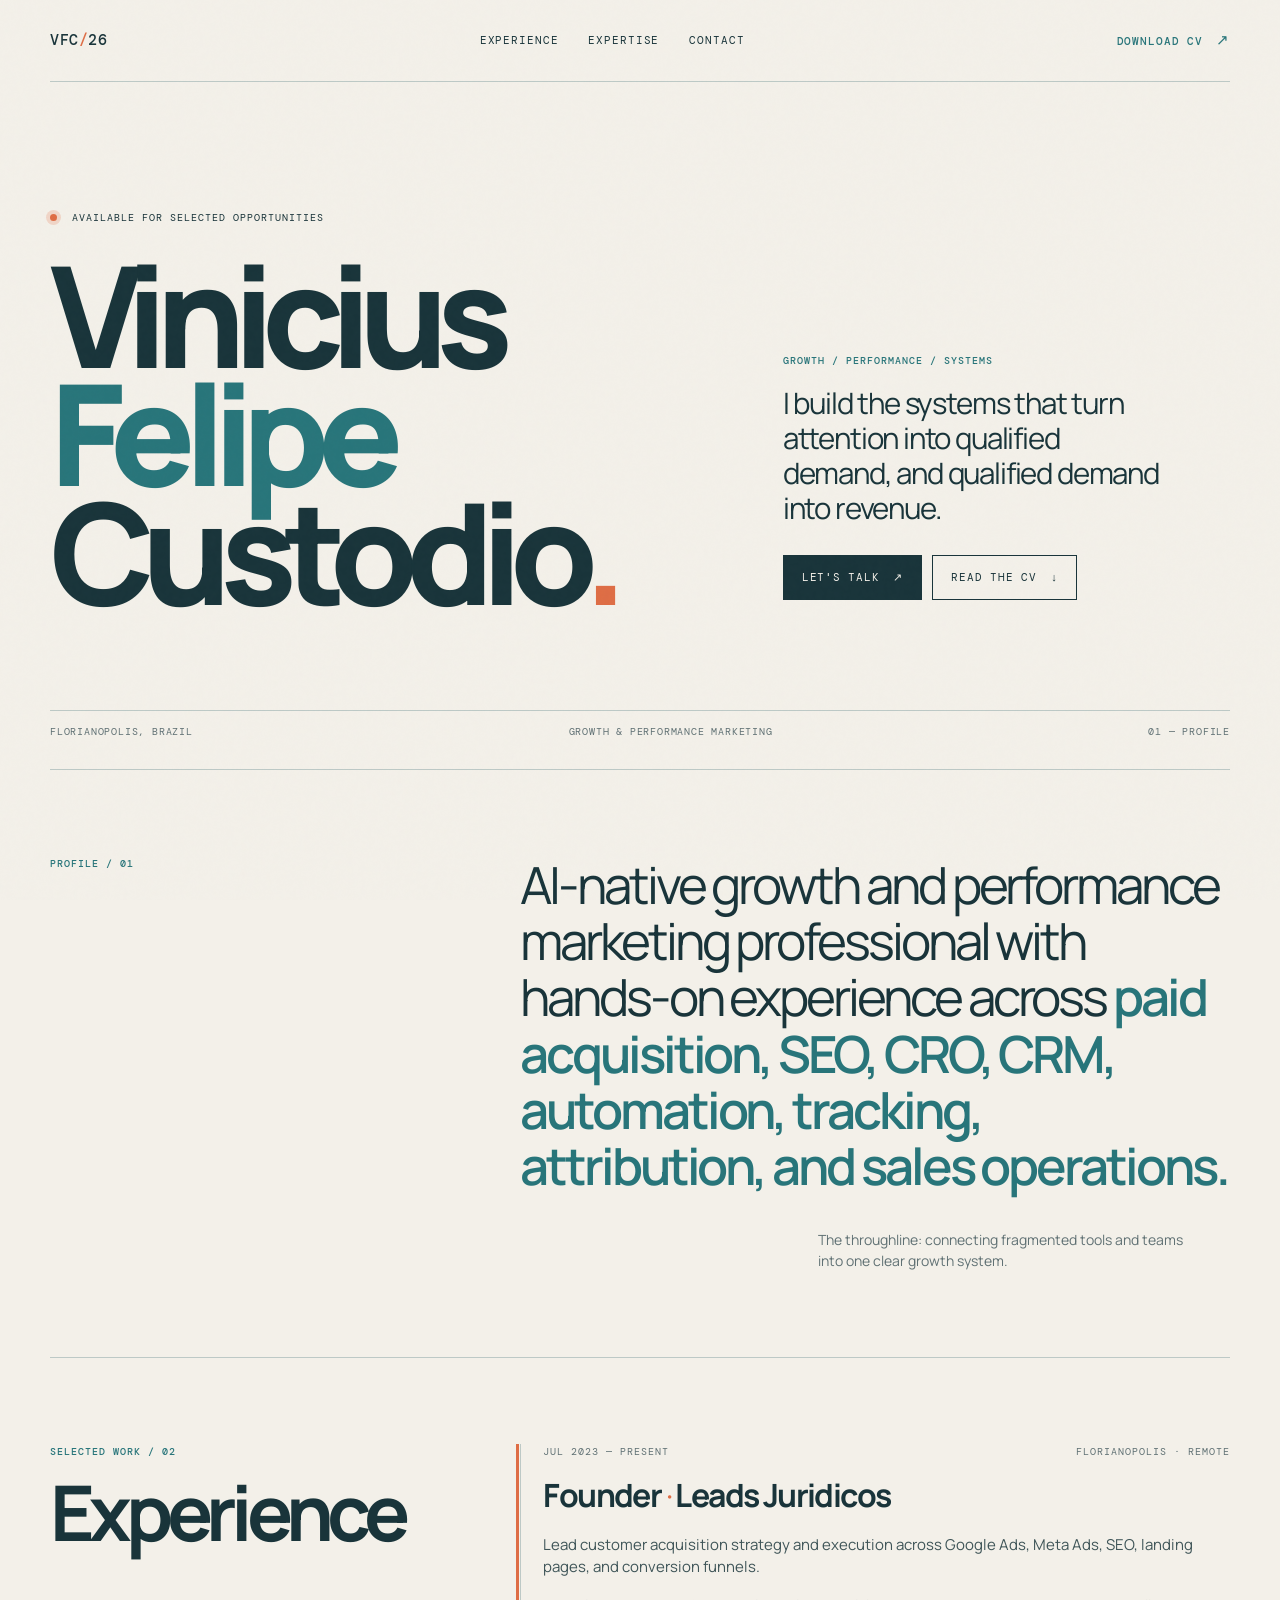
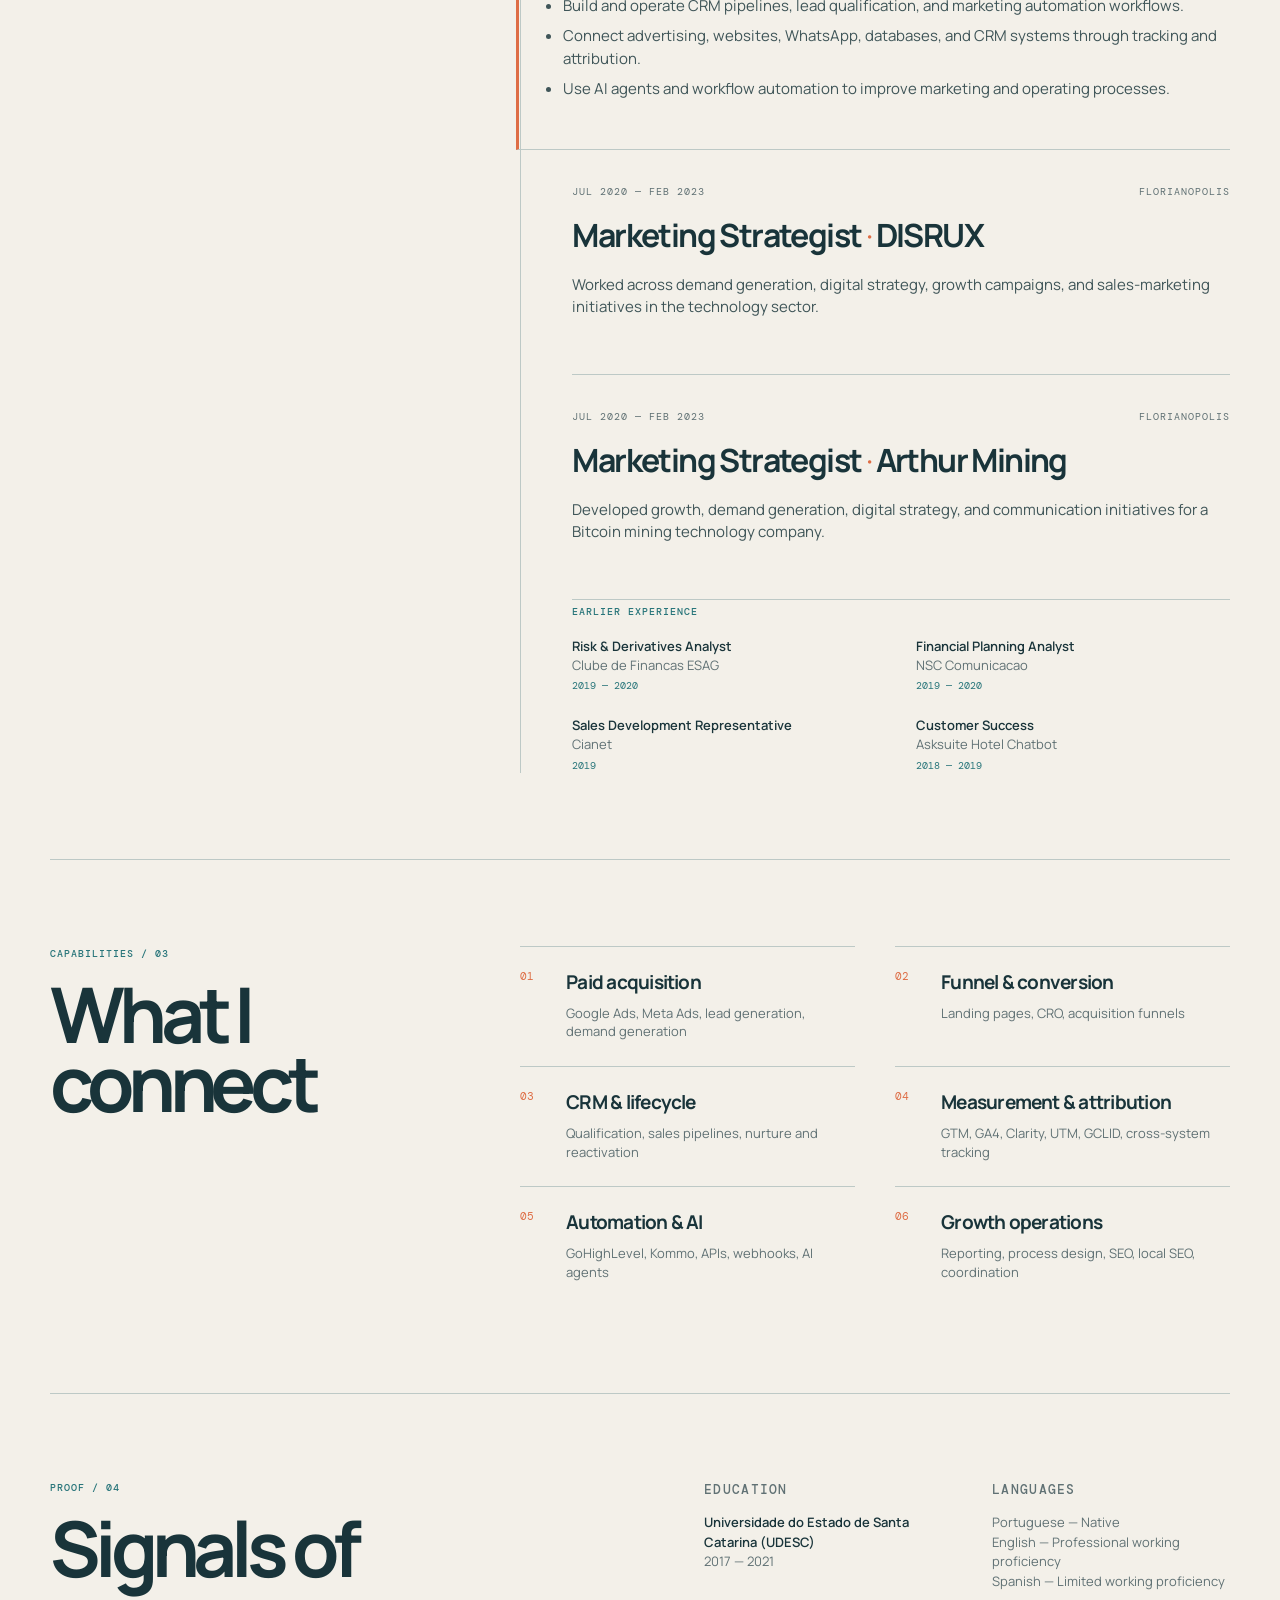
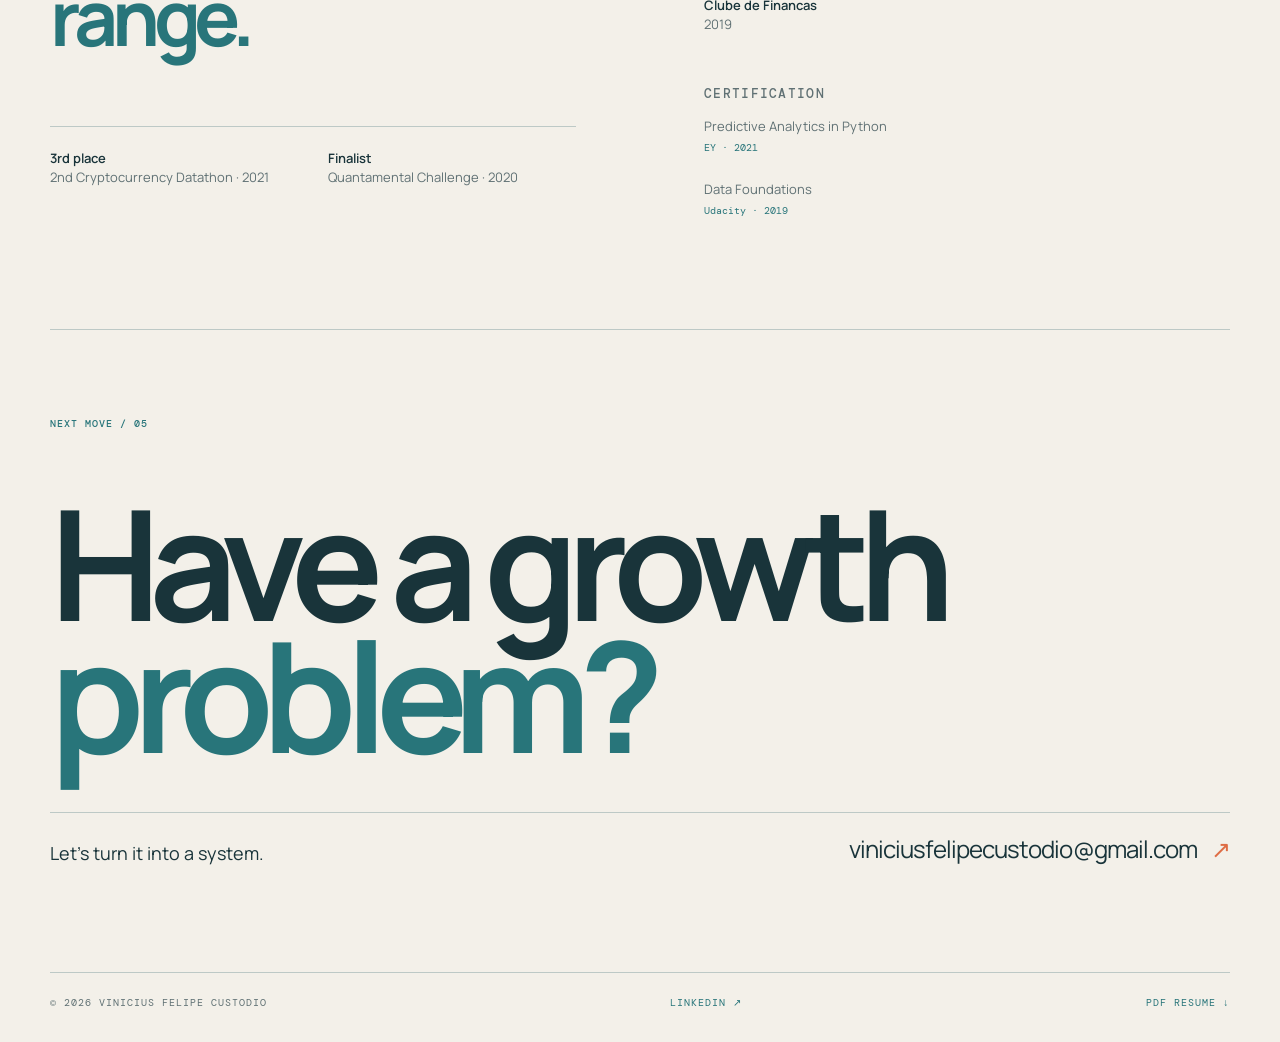
<file: index.html>
<!doctype html>
<html lang="en">
  <head>
    <meta charset="utf-8" />
    <meta name="viewport" content="width=device-width, initial-scale=1" />
    <meta name="description" content="Vinicius Felipe Custodio — Growth and Performance Marketing professional." />
    <meta name="theme-color" content="#f3f0e9" />
    <title>Vinicius Felipe Custodio — Growth & Performance Marketing</title>
    <link rel="preconnect" href="https://fonts.googleapis.com" />
    <link rel="preconnect" href="https://fonts.gstatic.com" crossorigin />
    <link href="https://fonts.googleapis.com/css2?family=DM+Mono:wght@400;500&family=Manrope:wght@400;500;600;700;800&display=swap" rel="stylesheet" />
    <link rel="stylesheet" href="styles.css" />
  </head>
  <body>
    <div class="grain" aria-hidden="true"></div>
    <header class="site-header">
      <a class="wordmark" href="#top" aria-label="Back to top">VFC<span>/</span>26</a>
      <nav aria-label="Primary navigation">
        <a href="#experience">Experience</a>
        <a href="#expertise">Expertise</a>
        <a href="#contact">Contact</a>
      </nav>
      <a class="header-link" href="assets/vinicius-custodio-resume.pdf" download>Download CV <span>↗</span></a>
    </header>

    <main id="top">
      <section class="hero" aria-labelledby="intro-title">
        <div class="hero-kicker"><span class="status-dot"></span> Available for selected opportunities</div>
        <div class="hero-grid">
          <h1 id="intro-title">Vinicius<br /><em>Felipe</em><br />Custodio<span class="period">.</span></h1>
          <div class="hero-aside">
            <p class="eyebrow">Growth / Performance / Systems</p>
            <p class="lede">I build the systems that turn attention into qualified demand, and qualified demand into revenue.</p>
            <div class="hero-actions">
              <a class="button button-dark" href="mailto:viniciusfelipecustodio@gmail.com">Let's talk <span>↗</span></a>
              <a class="button button-light" href="assets/vinicius-custodio-resume.pdf" download>Read the CV <span>↓</span></a>
            </div>
          </div>
        </div>
        <div class="hero-footer">
          <span>Florianopolis, Brazil</span>
          <span>Growth &amp; Performance Marketing</span>
          <span>01 — Profile</span>
        </div>
      </section>

      <section class="statement section-rule" aria-label="Profile summary">
        <p class="section-label">Profile / 01</p>
        <div class="statement-copy">
          <p>AI-native growth and performance marketing professional with hands-on experience across <strong>paid acquisition, SEO, CRO, CRM, automation, tracking, attribution, and sales operations.</strong></p>
          <p class="statement-note">The throughline: connecting fragmented tools and teams into one clear growth system.</p>
        </div>
      </section>

      <section class="experience section-rule" id="experience" aria-labelledby="experience-title">
        <div class="section-heading">
          <p class="section-label">Selected work / 02</p>
          <h2 id="experience-title">Experience</h2>
        </div>
        <div class="timeline">
          <article class="role role-featured">
            <div class="role-meta"><span>Jul 2023 — Present</span><span>Florianopolis · Remote</span></div>
            <h3>Founder <span>·</span> Leads Juridicos</h3>
            <p>Lead customer acquisition strategy and execution across Google Ads, Meta Ads, SEO, landing pages, and conversion funnels.</p>
            <ul>
              <li>Build and operate CRM pipelines, lead qualification, and marketing automation workflows.</li>
              <li>Connect advertising, websites, WhatsApp, databases, and CRM systems through tracking and attribution.</li>
              <li>Use AI agents and workflow automation to improve marketing and operating processes.</li>
            </ul>
          </article>
          <article class="role">
            <div class="role-meta"><span>Jul 2020 — Feb 2023</span><span>Florianopolis</span></div>
            <h3>Marketing Strategist <span>·</span> DISRUX</h3>
            <p>Worked across demand generation, digital strategy, growth campaigns, and sales-marketing initiatives in the technology sector.</p>
          </article>
          <article class="role">
            <div class="role-meta"><span>Jul 2020 — Feb 2023</span><span>Florianopolis</span></div>
            <h3>Marketing Strategist <span>·</span> Arthur Mining</h3>
            <p>Developed growth, demand generation, digital strategy, and communication initiatives for a Bitcoin mining technology company.</p>
          </article>
          <div class="earlier">
            <p class="eyebrow">Earlier experience</p>
            <div class="earlier-grid">
              <p><strong>Risk &amp; Derivatives Analyst</strong><br />Clube de Financas ESAG <small>2019 — 2020</small></p>
              <p><strong>Financial Planning Analyst</strong><br />NSC Comunicacao <small>2019 — 2020</small></p>
              <p><strong>Sales Development Representative</strong><br />Cianet <small>2019</small></p>
              <p><strong>Customer Success</strong><br />Asksuite Hotel Chatbot <small>2018 — 2019</small></p>
            </div>
          </div>
        </div>
      </section>

      <section class="split-section section-rule" id="expertise">
        <div class="section-heading">
          <p class="section-label">Capabilities / 03</p>
          <h2>What I connect</h2>
        </div>
        <div class="expertise-list">
          <div class="expertise-item"><span>01</span><div><h3>Paid acquisition</h3><p>Google Ads, Meta Ads, lead generation, demand generation</p></div></div>
          <div class="expertise-item"><span>02</span><div><h3>Funnel &amp; conversion</h3><p>Landing pages, CRO, acquisition funnels</p></div></div>
          <div class="expertise-item"><span>03</span><div><h3>CRM &amp; lifecycle</h3><p>Qualification, sales pipelines, nurture and reactivation</p></div></div>
          <div class="expertise-item"><span>04</span><div><h3>Measurement &amp; attribution</h3><p>GTM, GA4, Clarity, UTM, GCLID, cross-system tracking</p></div></div>
          <div class="expertise-item"><span>05</span><div><h3>Automation &amp; AI</h3><p>GoHighLevel, Kommo, APIs, webhooks, AI agents</p></div></div>
          <div class="expertise-item"><span>06</span><div><h3>Growth operations</h3><p>Reporting, process design, SEO, local SEO, coordination</p></div></div>
        </div>
      </section>

      <section class="bottom-grid section-rule">
        <div>
          <p class="section-label">Proof / 04</p>
          <h2>Signals of<br /><em>range.</em></h2>
          <div class="achievements">
            <p><strong>3rd place</strong><br />2nd Cryptocurrency Datathon · 2021</p>
            <p><strong>Finalist</strong><br />Quantamental Challenge · 2020</p>
          </div>
        </div>
        <div class="details">
          <div><p class="eyebrow">Education</p><p><strong>Universidade do Estado de Santa Catarina (UDESC)</strong><br />2017 — 2021</p><p><strong>Clube de Financas</strong><br />2019</p></div>
          <div><p class="eyebrow">Languages</p><p>Portuguese — Native<br />English — Professional working proficiency<br />Spanish — Limited working proficiency</p></div>
          <div><p class="eyebrow">Certification</p><p>Predictive Analytics in Python<br /><small>EY · 2021</small></p><p>Data Foundations<br /><small>Udacity · 2019</small></p></div>
        </div>
      </section>

      <section class="contact section-rule" id="contact" aria-labelledby="contact-title">
        <p class="section-label">Next move / 05</p>
        <h2 id="contact-title">Have a growth<br /><em>problem?</em></h2>
        <div class="contact-row"><p>Let's turn it into a system.</p><a class="contact-email" href="mailto:viniciusfelipecustodio@gmail.com">viniciusfelipecustodio@gmail.com <span>↗</span></a></div>
      </section>
    </main>

    <footer class="site-footer"><span>© 2026 Vinicius Felipe Custodio</span><a href="https://www.linkedin.com" target="_blank" rel="noreferrer">LinkedIn ↗</a><a href="assets/vinicius-custodio-resume.pdf" download>PDF resume ↓</a></footer>
  </body>
</html>
</file>
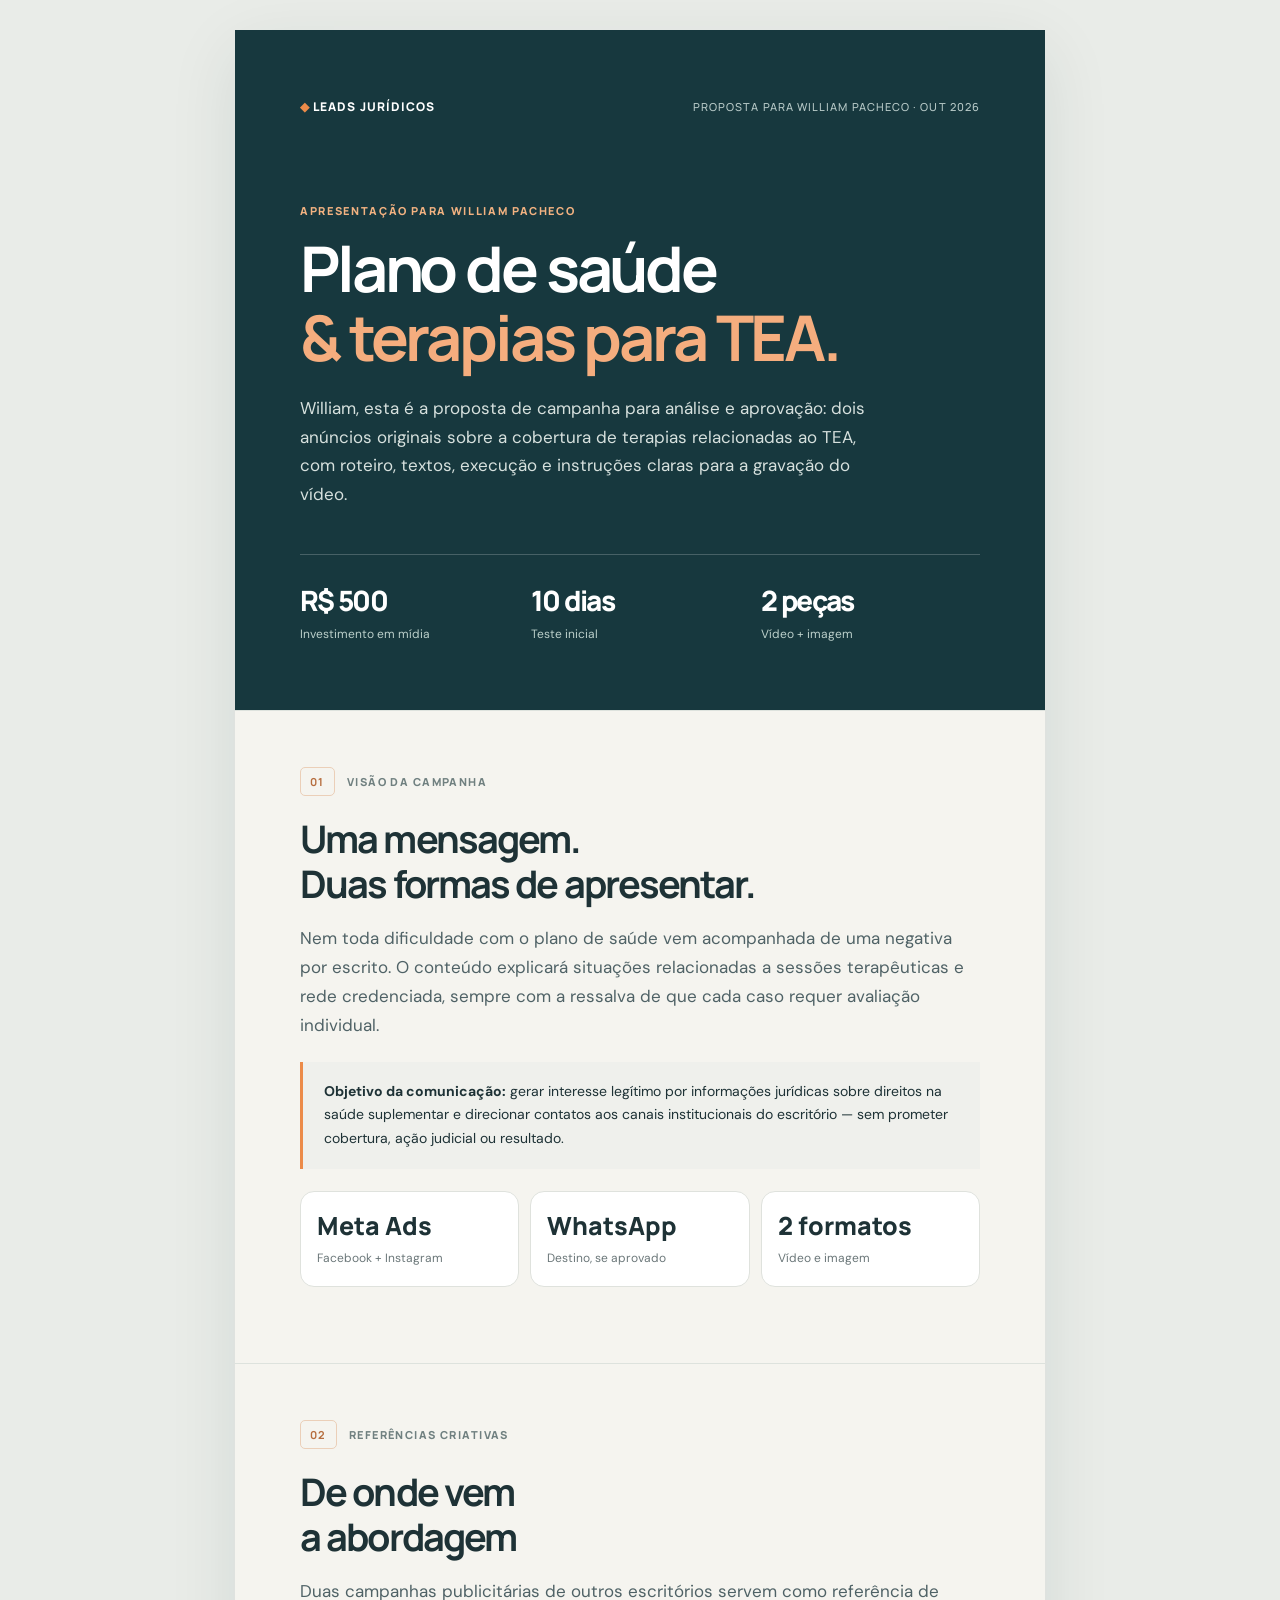
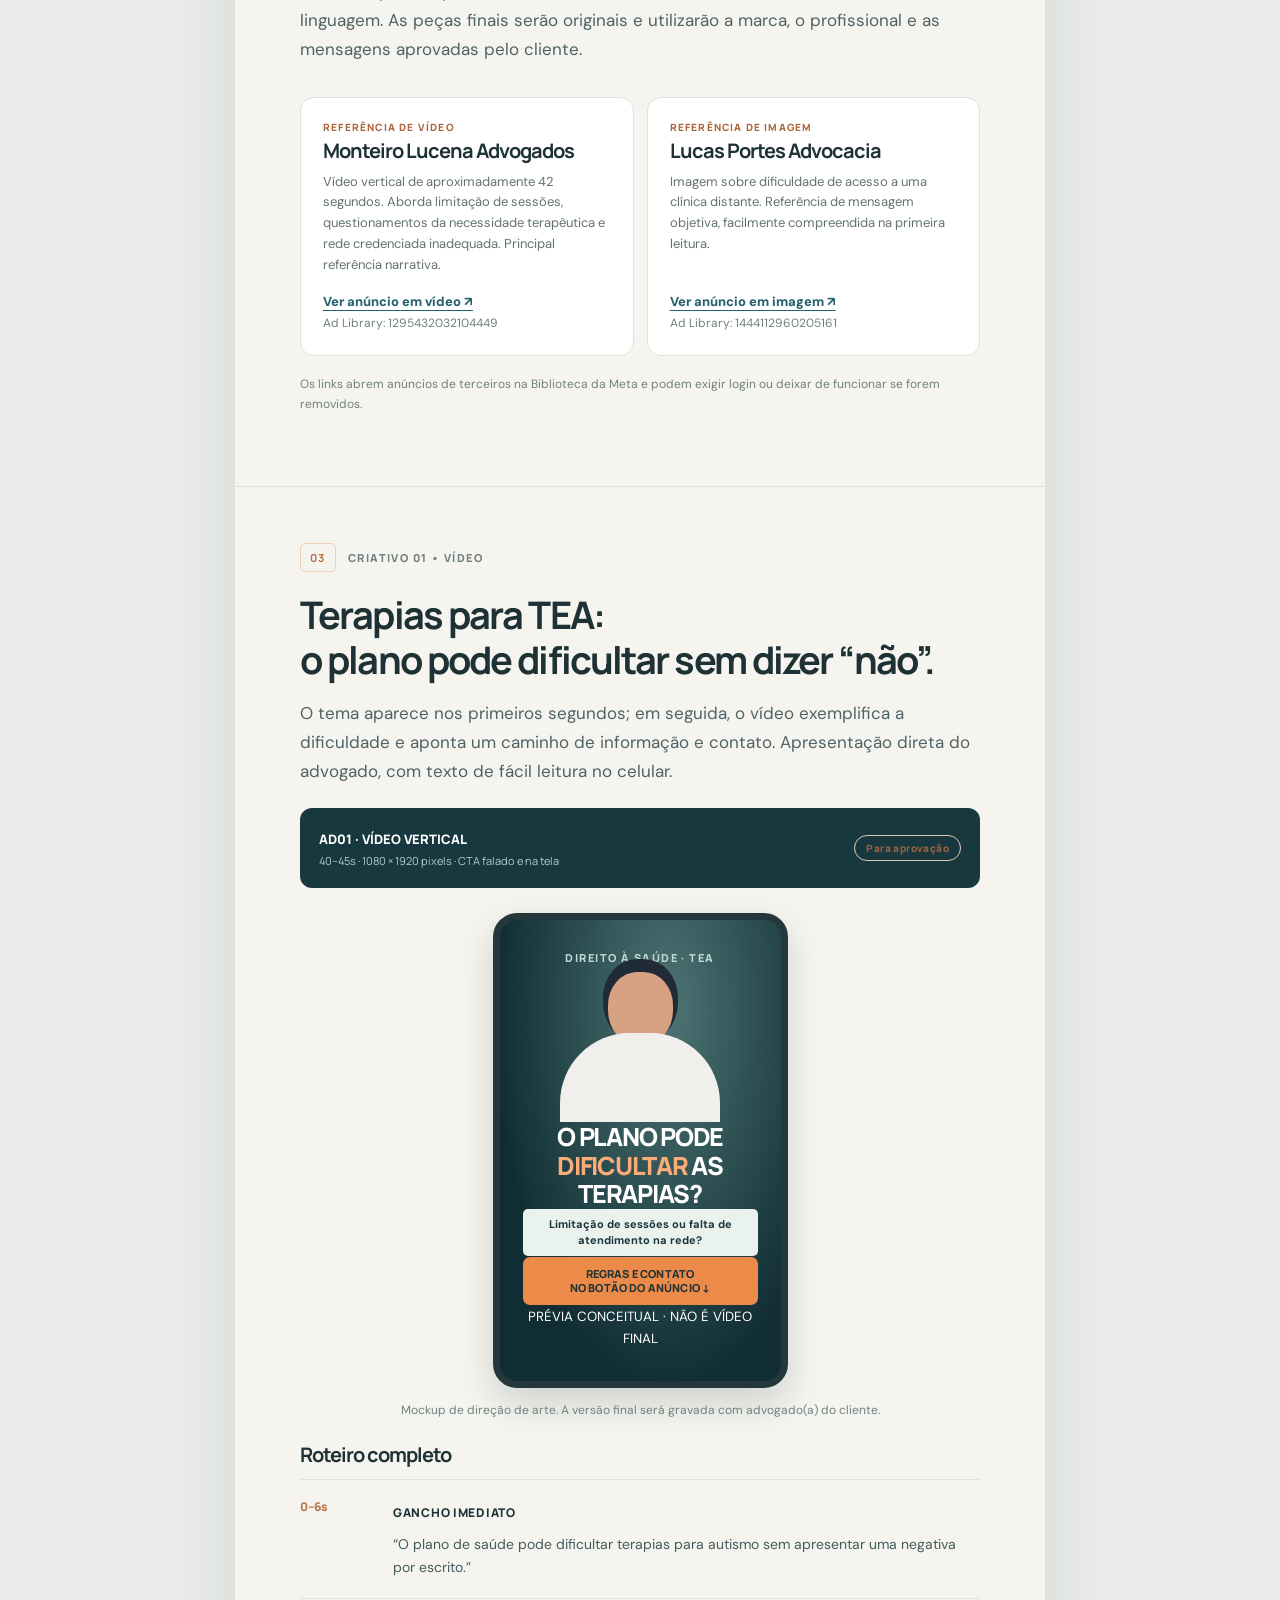
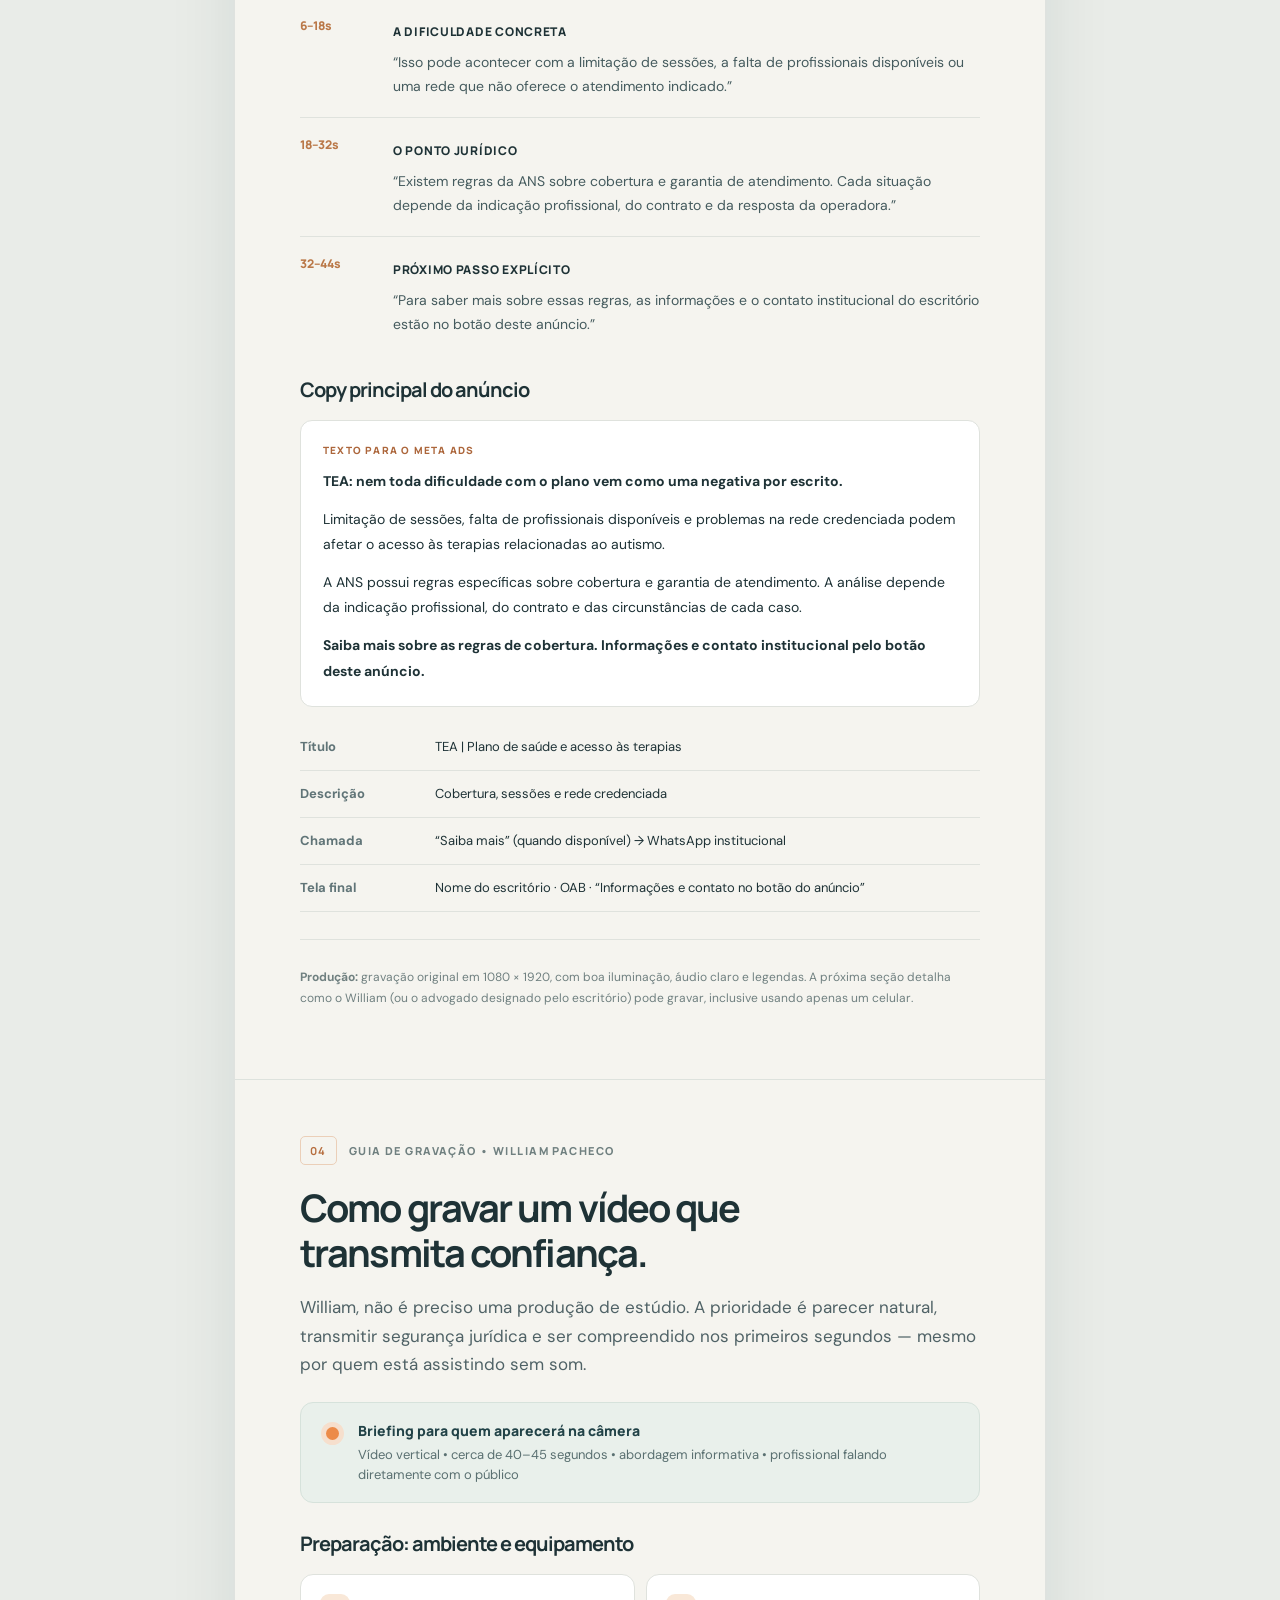
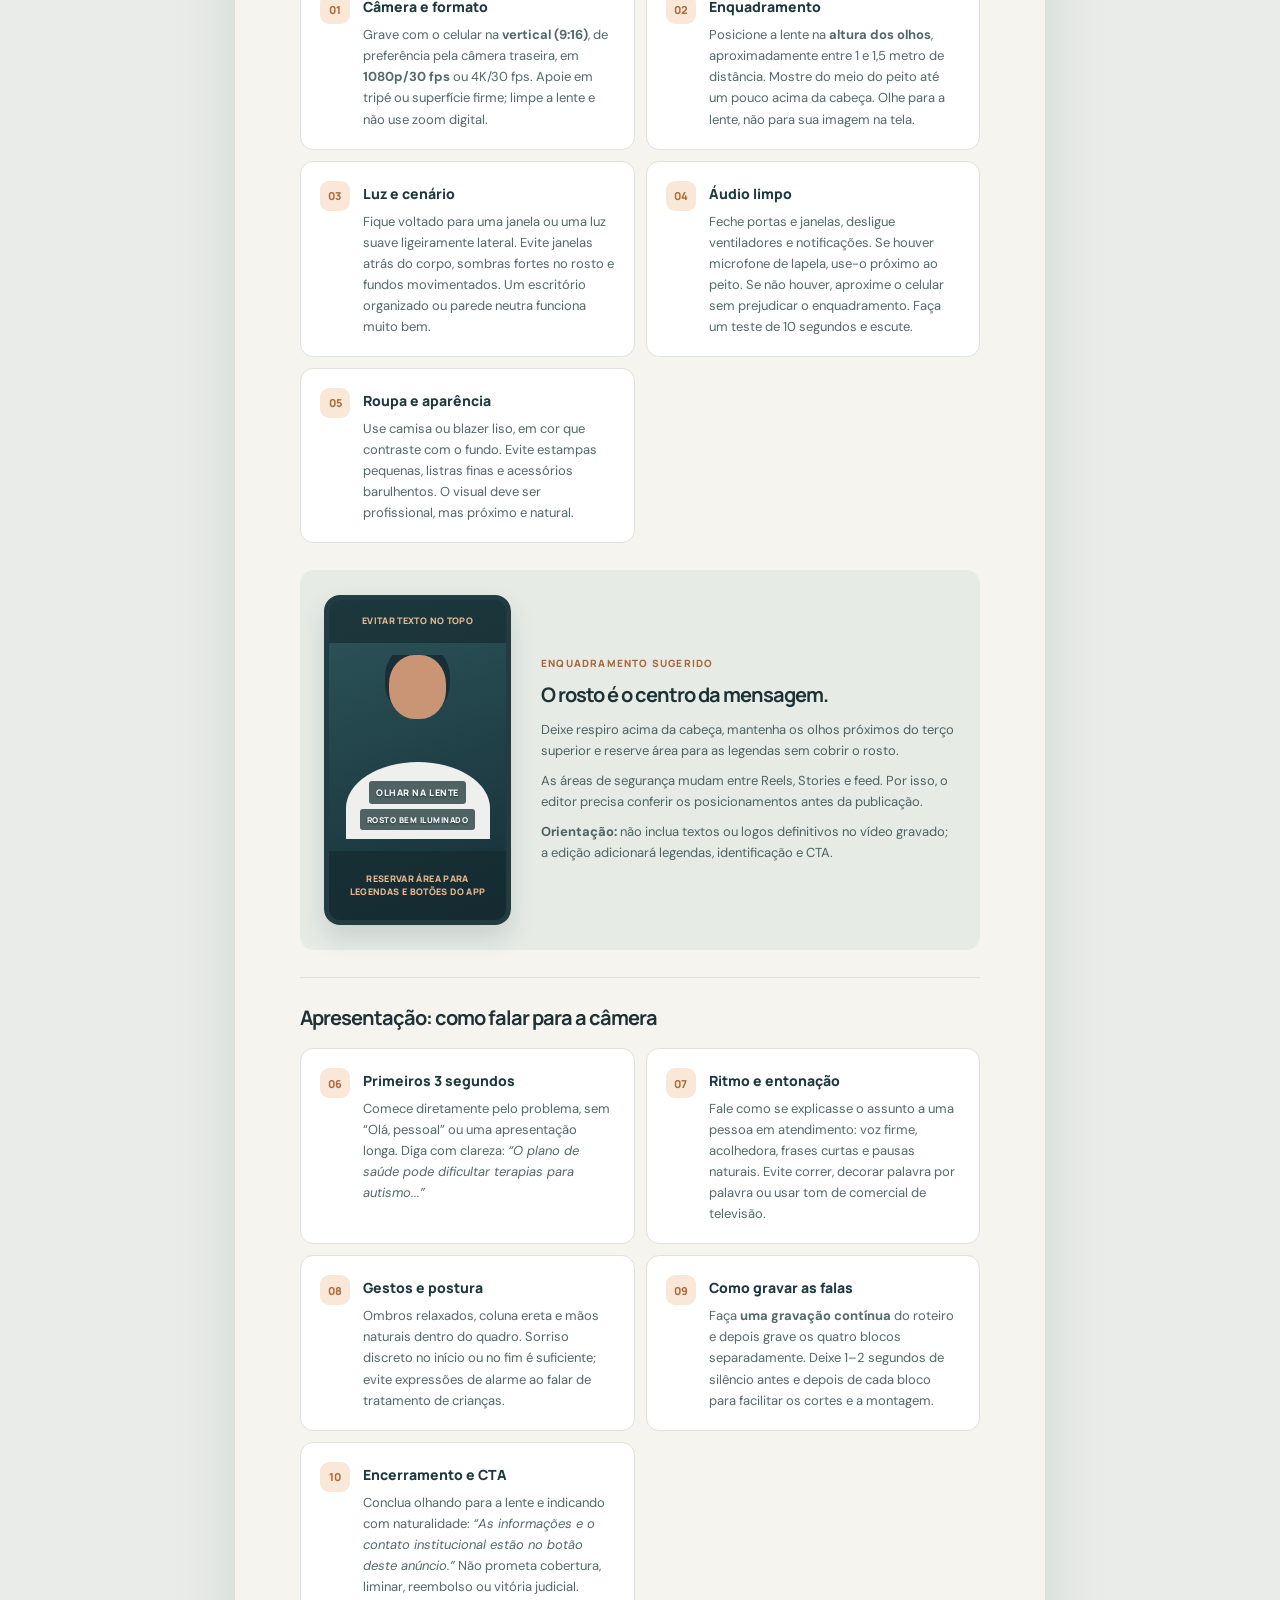
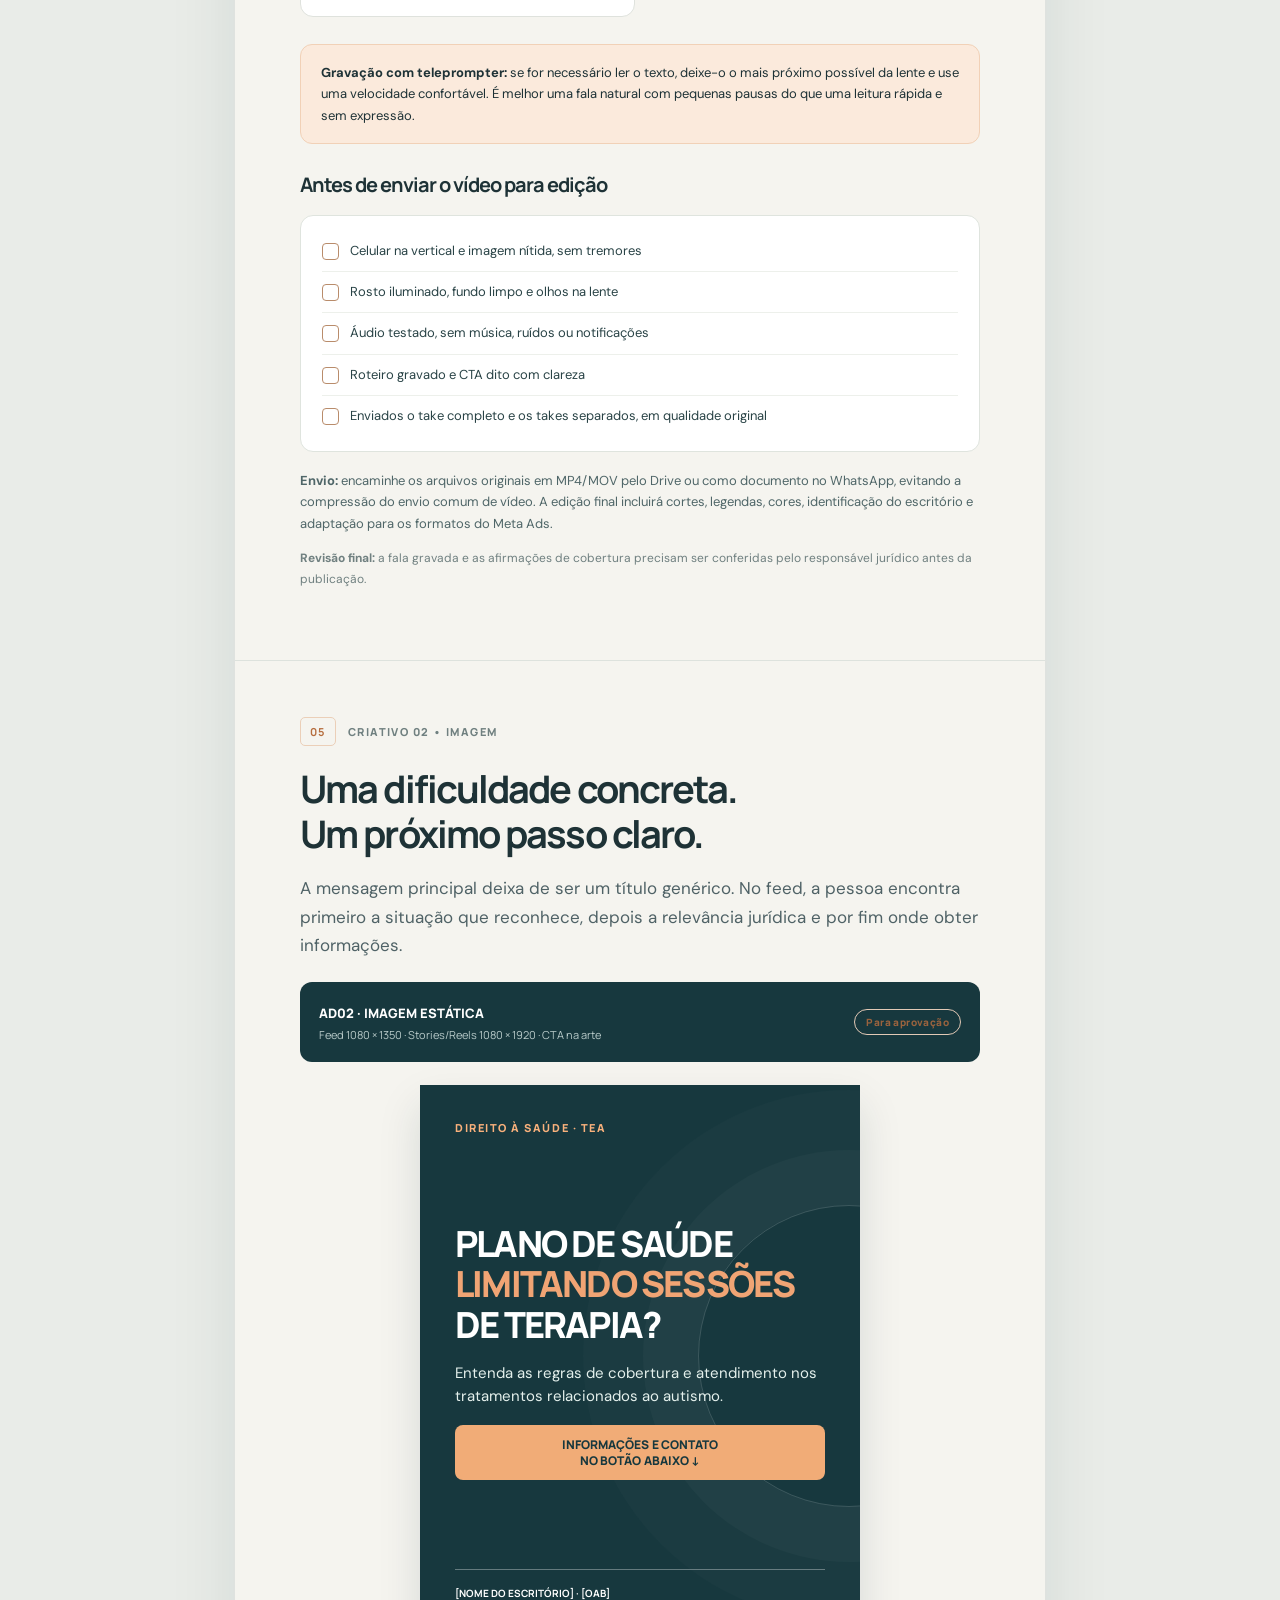
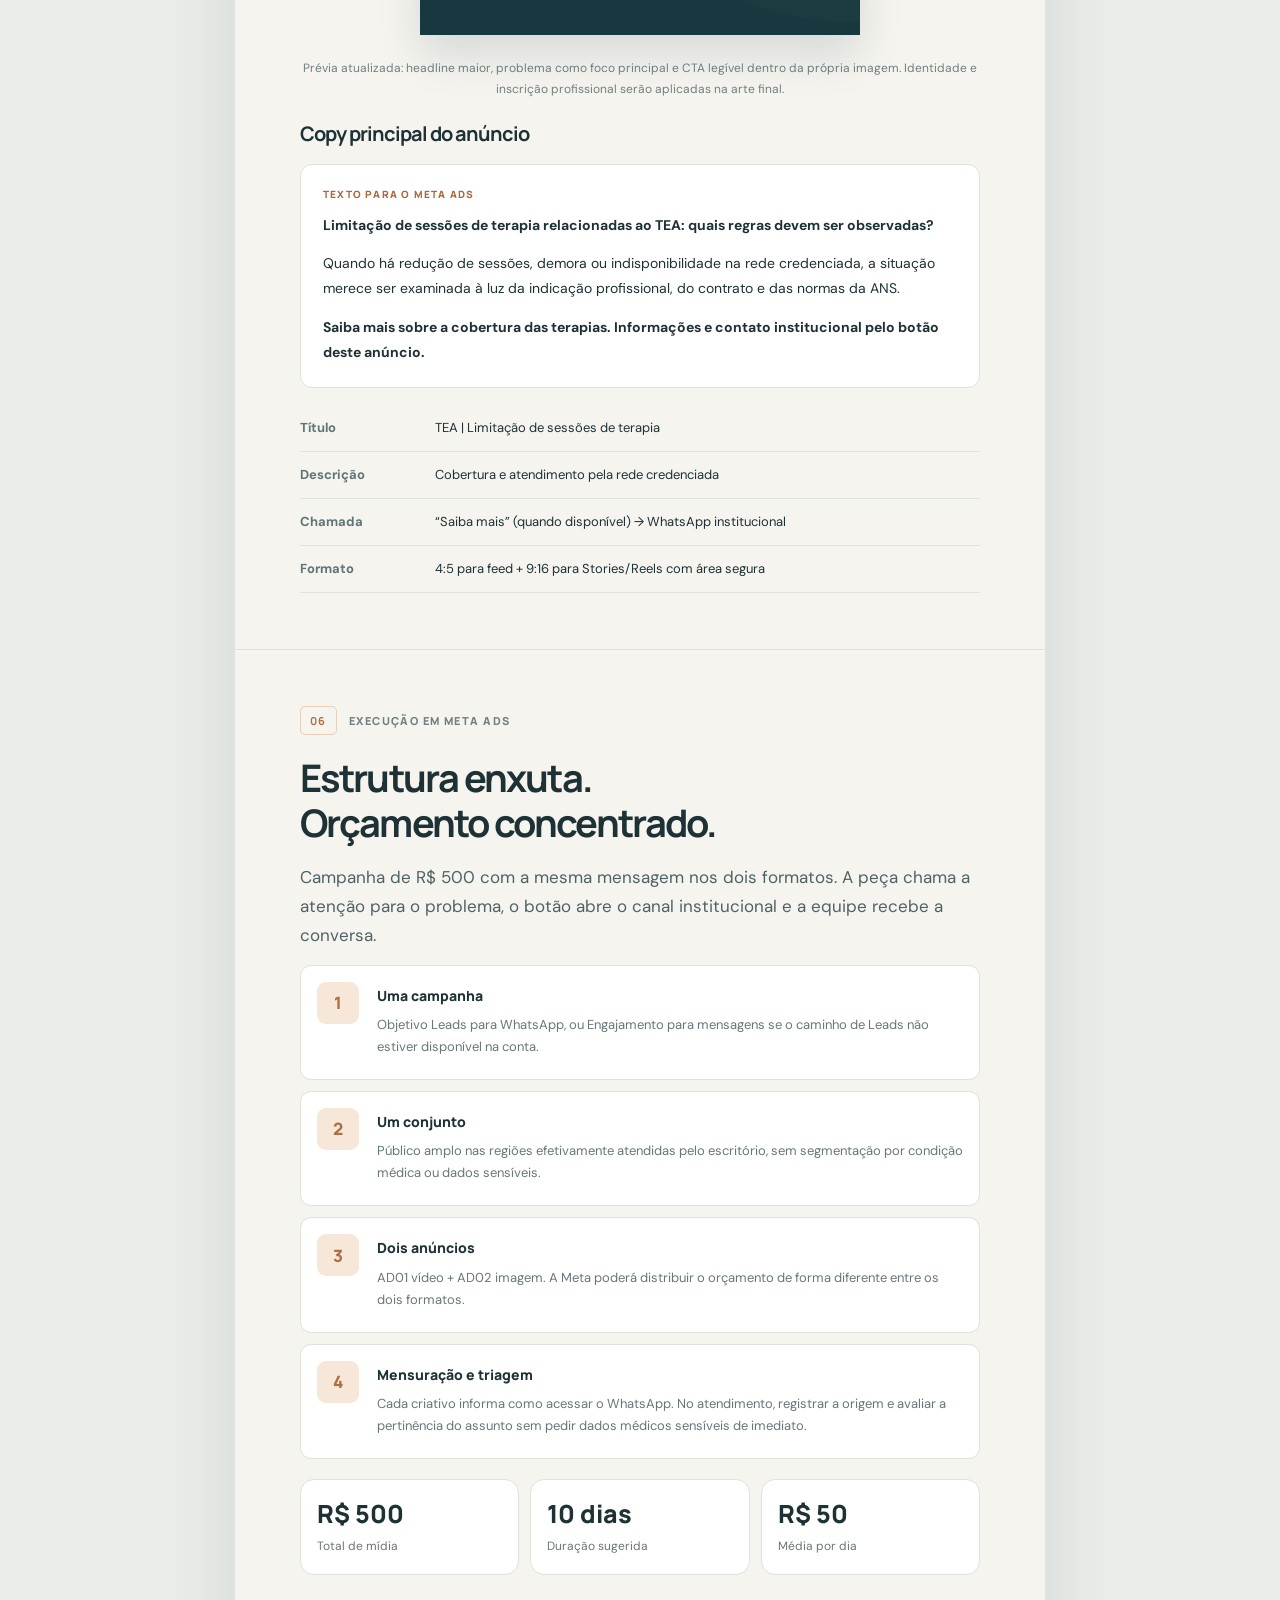
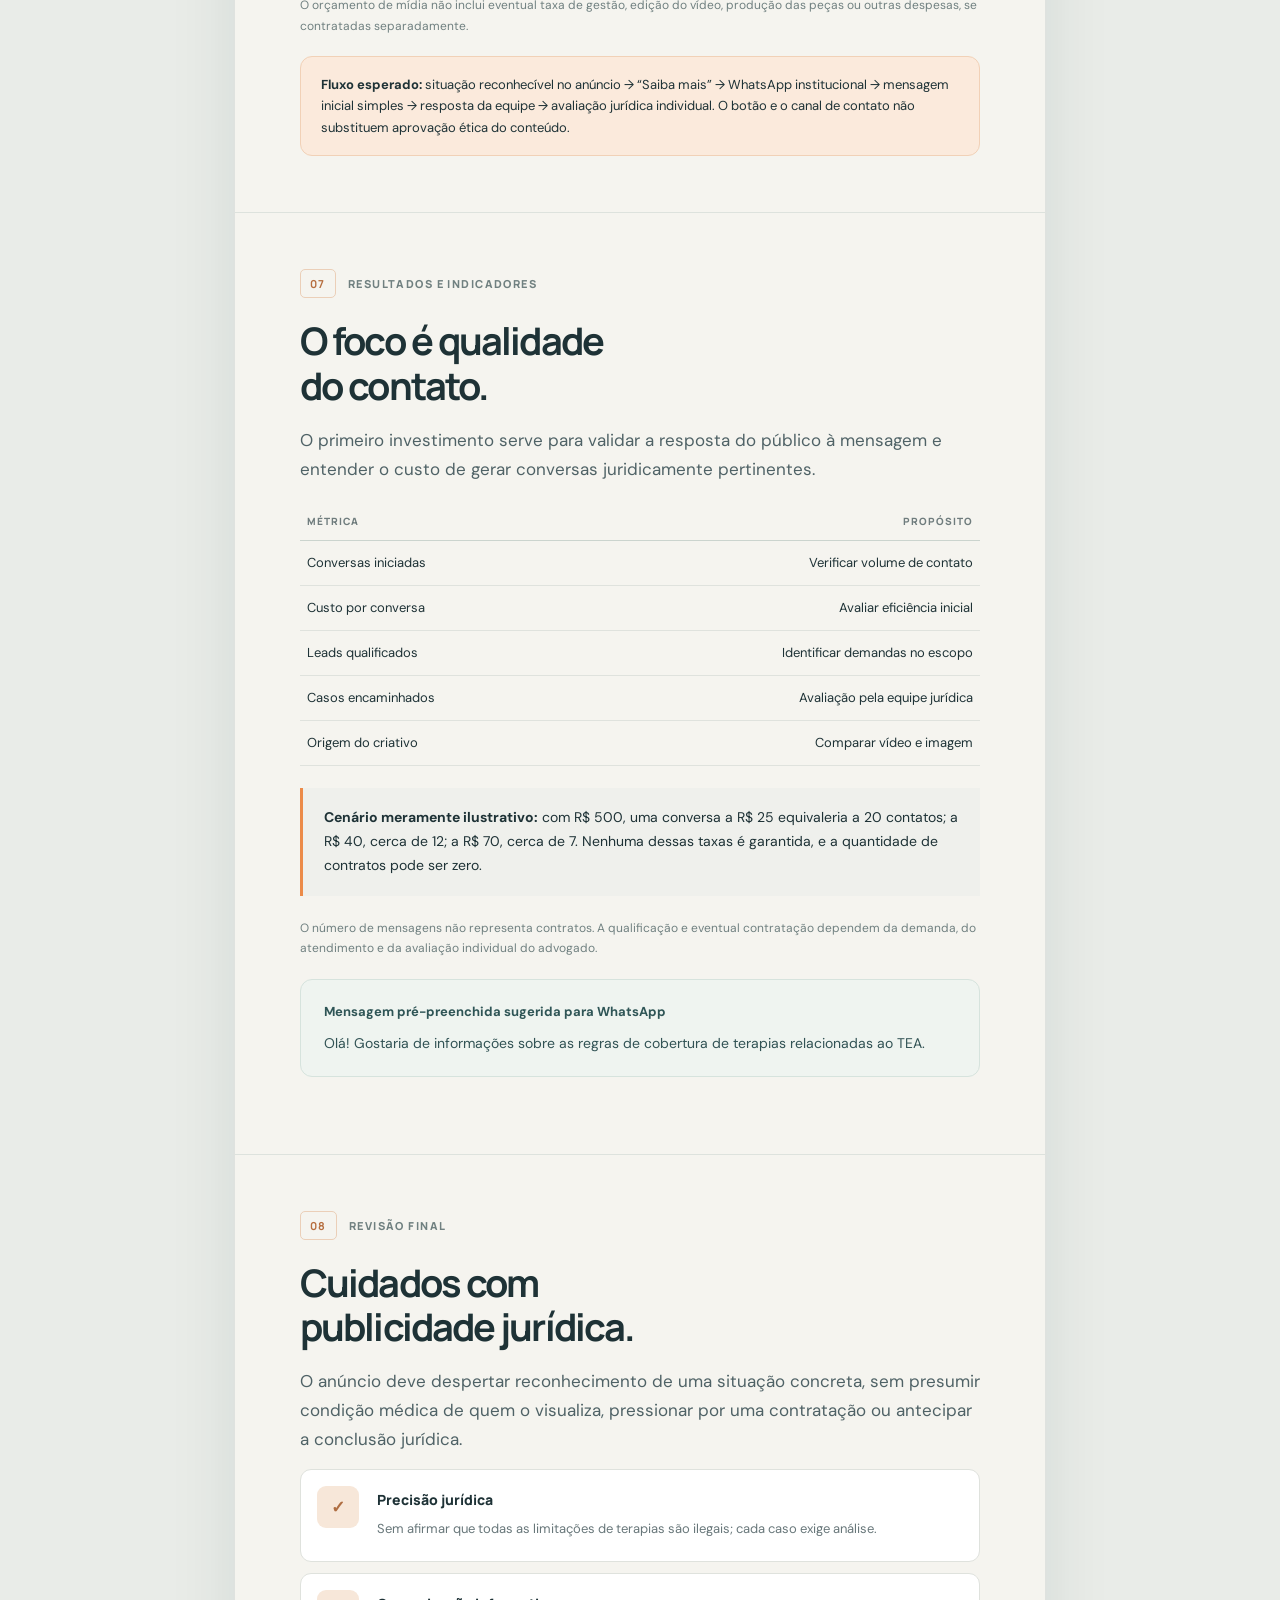
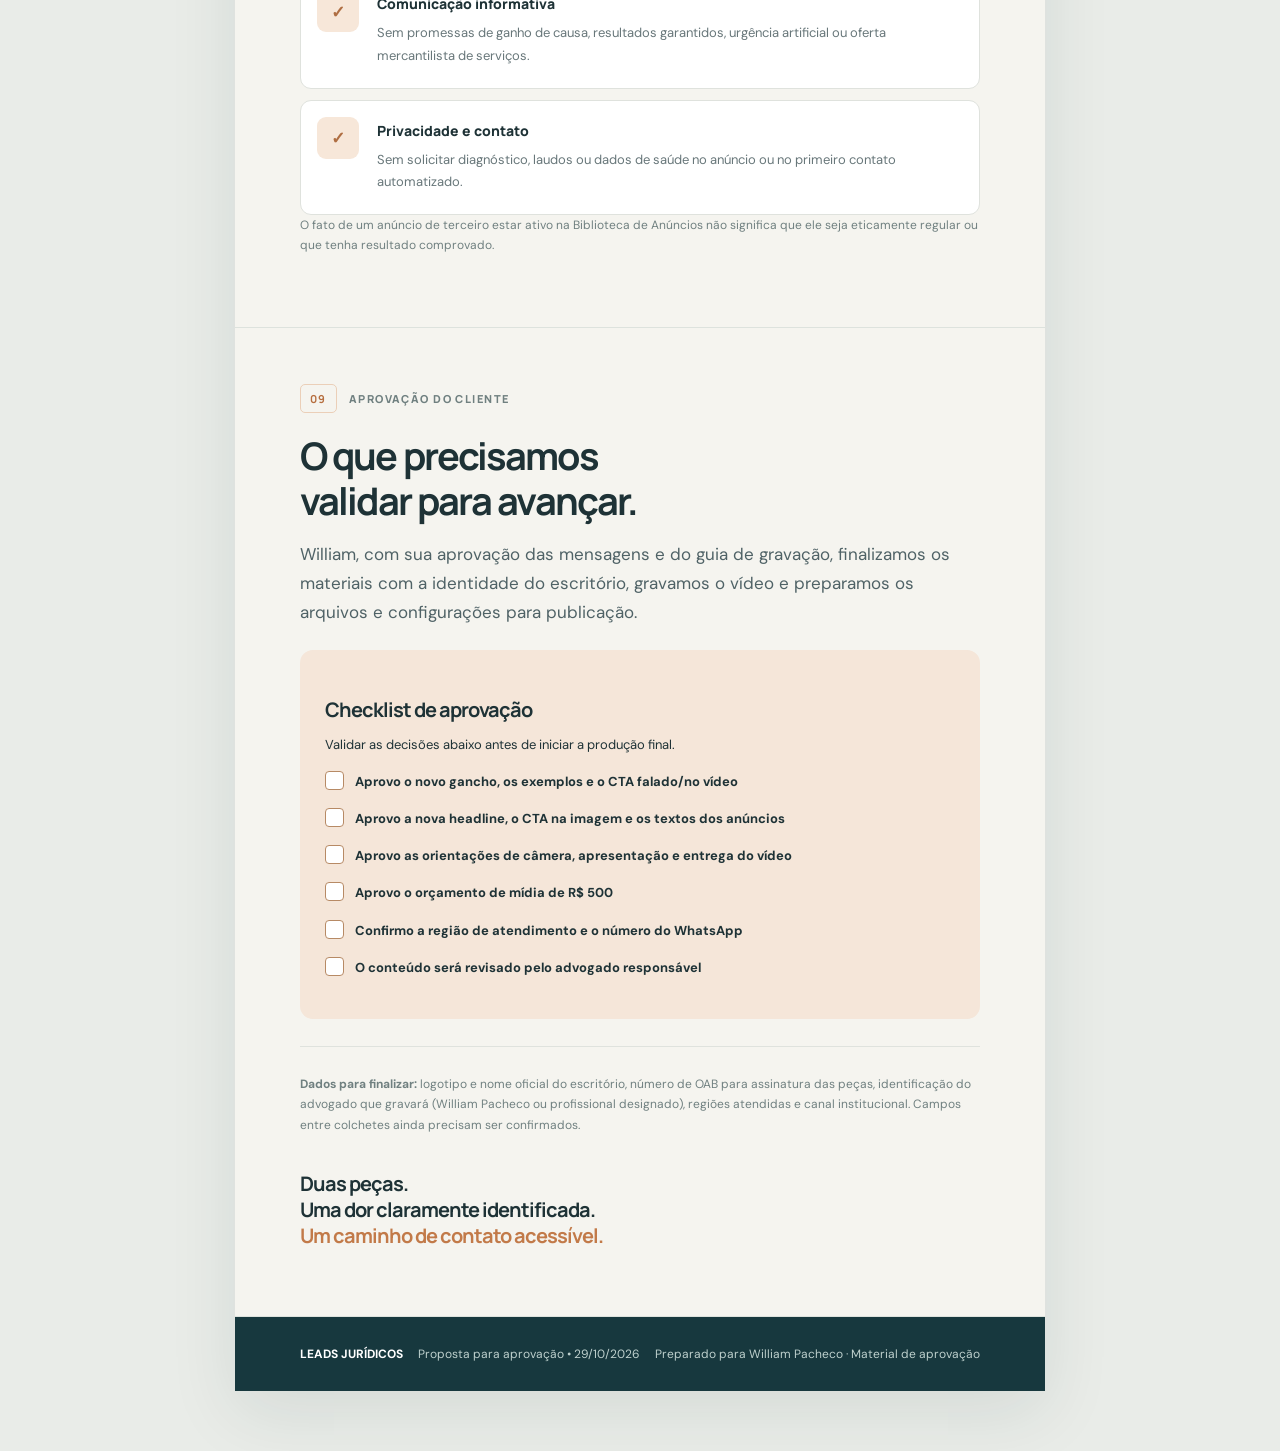
<file: proposta-campanha-tea.html>
<!DOCTYPE html>
<html lang="pt-BR"><head><meta charset="utf-8"/><meta content="width=device-width,initial-scale=1" name="viewport"/><meta content="noindex,nofollow" name="robots"/><title>Campanha TEA • Proposta de criativos para William Pacheco | Leads Jurídicos</title><meta content="Apresentação para William Pacheco: criativos TEA, guia de gravação e campanha de R$ 500 para aprovação." name="description"/><style>
@import url('https://fonts.googleapis.com/css2?family=DM+Sans:wght@400;500;600;700;800&family=Manrope:wght@400;500;600;700;800&display=swap');
:root{--bg:#f5f4ef;--ink:#1e3236;--muted:#69787b;--accent:#ec8b49;--dark:#17383e;--line:#dfe2dd}*{box-sizing:border-box}html{scroll-behavior:smooth}body{margin:0;background:#e9ece8;color:var(--ink);font:16px/1.7 'DM Sans',Arial,sans-serif}.deck{max-width:810px;margin:30px auto 60px;background:var(--bg);box-shadow:0 20px 65px #19363119}.slide{padding:56px 65px;border-bottom:1px solid #dde2dd}.hero{background:var(--dark);color:white;padding-top:68px;padding-bottom:64px}.eyebrow{font:800 11px/1.4 Manrope,Arial;letter-spacing:.15em;text-transform:uppercase;color:#b17852;margin:0 0 16px}.hero .eyebrow{color:#f2b281}.brand{display:flex;align-items:center;justify-content:space-between;font:800 12px Manrope;letter-spacing:.09em;margin-bottom:88px}.brand b{color:var(--accent)}.brand small{font:500 11px Manrope;color:#b7c9c7}h1,h2,h3{font-family:Manrope,Arial;margin:0;letter-spacing:-.05em}h1{font-size:clamp(39px,6vw,63px);line-height:1.09;margin-bottom:22px}h1 em{font-style:normal;color:#f5ad7e}h2{font-size:clamp(29px,4.6vw,38px);line-height:1.18;margin-bottom:18px}h3{font-size:20px;line-height:1.3;margin:22px 0 11px}.lede{font-size:17px;color:#4f6266}.hero .lede{color:#d7e1de;max-width:590px}.topstats{display:grid;grid-template-columns:repeat(3,1fr);gap:12px;margin-top:45px;border-top:1px solid #ffffff35;padding-top:26px}.topstats strong{font:800 28px Manrope;letter-spacing:-.06em;display:block}.topstats small{color:#bbcfca;font-size:12px}.section-label{display:flex;align-items:center;gap:12px;font:800 11px Manrope;letter-spacing:.13em;text-transform:uppercase;color:#708080;margin-bottom:20px}.section-label b{border:1px solid #ebcfb8;border-radius:5px;padding:6px 9px;color:#b66e3f}.box{background:#fff;border:1px solid var(--line);border-radius:14px;padding:22px;margin:18px 0}.callout{border-left:3px solid var(--accent);background:#eff0ec;padding:18px 21px;margin:22px 0;font-size:14px}.grid2{display:grid;grid-template-columns:1fr 1fr;gap:13px}.ref{display:flex;flex-direction:column}.ref h3{margin:4px 0 8px}.ref p{font-size:13px;line-height:1.6;color:#647274;flex:1}.tag{color:#ac663b;text-transform:uppercase;font:800 10px Manrope;letter-spacing:.12em}a{color:#22616d;text-underline-offset:4px}.ref a{font-size:13px;font-weight:800}.small{font-size:12px;color:#708080}.pill{display:inline-block;border:1px solid #e2c9b6;color:#9a633e;border-radius:30px;padding:5px 11px;font:800 10px Manrope;letter-spacing:.04em}.creative-head{display:flex;justify-content:space-between;align-items:center;gap:12px;background:var(--dark);color:white;border-radius:12px;padding:17px 19px;margin:22px 0}.creative-head b{font:800 13px Manrope}.creative-head small{display:block;font-size:11px;color:#b9cbca}.mock-video{max-width:295px;min-height:475px;margin:25px auto 12px;border:7px solid #24373a;border-radius:24px;background:radial-gradient(ellipse at 60% 20%,#4d7474,#102d33 73%);color:white;padding:30px 23px;display:flex;flex-direction:column;justify-content:space-between;text-align:center;box-shadow:0 15px 35px #102d332a}.mock-video .mock-head{font:800 11px Manrope;letter-spacing:.13em;text-transform:uppercase;color:#c0d8d6}.person{margin:0 auto;width:160px;height:156px;position:relative}.person .face{position:absolute;width:65px;height:74px;background:#d7a184;border-radius:45% 45% 48% 48%;left:48px;top:6px;box-shadow:0 -8px 0 5px #202b35}.person .shirt{position:absolute;width:160px;height:89px;background:#f0efeb;bottom:0;border-radius:70px 70px 0 0}.mock-video .hook{font:800 25px/1.16 Manrope;letter-spacing:-.05em}.mock-video .hook em{color:#f9ab78;font-style:normal}.subtitle{background:#eaf2ee;color:#19353c;border-radius:5px;padding:8px;font:700 11px/1.4 DM Sans}.mock-static{max-width:440px;aspect-ratio:4/5;margin:23px auto;background:var(--dark);color:white;padding:35px;display:flex;flex-direction:column;justify-content:space-between;position:relative;overflow:hidden;box-shadow:0 20px 40px #0b303321}.mock-static:before{content:"";position:absolute;width:300px;height:300px;right:-140px;top:120px;border:1px solid #ffffff29;border-radius:50%;box-shadow:0 0 0 55px #ffffff07,0 0 0 115px #ffffff04}.mock-static>*{z-index:1}.mock-static .mast{font:800 11px Manrope;letter-spacing:.14em;text-transform:uppercase;color:#f9b17c}.mock-static h3{font:800 clamp(31px,5vw,41px)/1.13 Manrope;letter-spacing:-.05em;margin:0 0 23px}.mock-static h3 em{font-style:normal;color:#f0a474}.mock-static p{font-size:16px;line-height:1.5;color:#e1eeea}.mock-static .foot{border-top:1px solid #ffffff55;padding-top:16px;font:700 11px Manrope}.beat{display:grid;grid-template-columns:78px 1fr;gap:15px;padding:18px 0;border-top:1px solid var(--line)}.beat:last-child{border-bottom:1px solid var(--line)}.beat time{font:800 12px Manrope;color:#ba7848}.beat b{font:800 12px Manrope;text-transform:uppercase;letter-spacing:.06em}.beat p{font-size:14px;color:#455b5e;margin:7px 0 0}.copy{background:#fff;border:1px solid var(--line);border-radius:12px;padding:22px;margin:17px 0}.copy .tag{display:block;margin-bottom:12px}.copy p{font-size:14px;line-height:1.8;margin:0 0 13px}.copy p:last-child{margin-bottom:0}.fields{display:grid;gap:0}.field{display:grid;grid-template-columns:120px 1fr;gap:15px;border-bottom:1px solid var(--line);padding:12px 0;font-size:13px}.field b{color:#607477}.step{display:grid;grid-template-columns:44px 1fr;gap:16px;background:#fff;border:1px solid var(--line);border-radius:11px;padding:16px;margin-top:11px}.step .no{background:#f7e7d9;color:#af6e42;font:800 17px Manrope;border-radius:9px;width:42px;height:42px;display:grid;place-items:center}.step b{font:800 14px Manrope}.step p{font-size:13px;color:#68777a;margin:5px 0}.budget{display:grid;grid-template-columns:repeat(3,1fr);gap:11px;margin:20px 0}.budget .box{margin:0;padding:16px}.budget strong{display:block;font:800 25px Manrope}.budget small{color:#6b7779;font-size:12px}table{width:100%;border-collapse:collapse;margin-top:18px;font-size:13px}th{text-align:left;color:#6f7c7d;font:800 10px Manrope;letter-spacing:.1em;text-transform:uppercase;border-bottom:1px solid #cbd4ce;padding:12px 7px}td{border-bottom:1px solid var(--line);padding:11px 7px}th:last-child,td:last-child{text-align:right}.approval{background:#f5e6d9;border-radius:13px;padding:25px;margin-top:23px}.approval p{font-size:13px}.check{display:flex;gap:11px;margin:15px 0;font-size:13px;font-weight:700}.square{width:19px;height:19px;background:white;border:1.4px solid #b78a65;border-radius:4px;flex-shrink:0}footer{background:var(--dark);color:#bed0cd;padding:27px 65px;display:flex;justify-content:space-between;gap:15px;font-size:12px}footer b{color:white}p{margin:0 0 15px}ul{padding-left:19px}li{margin-bottom:8px}.break{margin:27px 0;border:0;border-top:1px solid var(--line)}@media(max-width:700px){body{background:var(--bg)}.deck{margin:0;box-shadow:none}.slide{padding:39px 24px}.hero{padding-top:44px}.brand{margin-bottom:72px}.grid2{grid-template-columns:1fr}.budget{gap:6px}.budget .box{padding:11px}.budget strong{font-size:19px}footer{padding:24px;flex-wrap:wrap}h1{font-size:42px}}@media(max-width:390px){.slide{padding:30px 18px}.topstats{gap:6px}.topstats strong{font-size:21px}.field{grid-template-columns:96px 1fr}.mock-static{padding:25px}}@media print{body{background:#fff}.deck{margin:0 auto;box-shadow:none}.slide{break-inside:avoid-page;padding:38px 55px}.hero,.mock-static,.mock-video,.creative-head,footer{-webkit-print-color-adjust:exact;print-color-adjust:exact}}

/* Revisão de conversão: dor reconhecível, orientação e CTA no próprio criativo */
.mock-static h3,.mock-video .hook,.mock-video .mock-head,.mock-static .mast,.mock-static .foot,.beat b,.beat time,.creative-head,.tag,.pill{font-family:'Manrope',Arial,sans-serif}
.mock-static .static-cta,.mock-video .cta-line{text-align:center}

.mock-video .hook{font-size:25px;line-height:1.13}
.mock-video .cta-line{background:#EC8B49;color:#203235;border-radius:7px;padding:10px 8px;font:800 11px/1.25 Manrope,Arial,sans-serif;letter-spacing:.015em}
.mock-static h3{font-size:clamp(27px,4vw,36px);line-height:1.12;margin:0 0 17px}
.mock-static .mast{font-size:11px}
.mock-static .copyline{color:#E4F0EC;font-size:15px;margin:0 0 18px;line-height:1.5}
.mock-static .static-cta{display:block;margin-top:17px;background:#F1AC77;color:#17383E;border-radius:8px;padding:12px 13px;font:800 12px/1.3 Manrope,Arial,sans-serif;letter-spacing:.005em}
.mock-static .foot{font-size:10px}
.message-preview{background:#EFF4F0;border-radius:12px;border:1px solid #D6E3DD;padding:21px 23px;margin:21px 0}
.message-preview b{font-size:13px;display:block;color:#2F5556;margin-bottom:8px}
.message-preview p{font-size:14px;color:#315254;margin:0;line-height:1.65}
.notice{background:#FBEADC;border:1px solid #F1D1B7;border-radius:12px;padding:17px 20px;font-size:13px;line-height:1.65;margin-top:20px}
@media (max-width:400px){.mock-static h3{font-size:29px}.mock-static{padding:24px}.mock-video .hook{font-size:23px}}

/* Guia de gravação — inserido para William Pacheco */
.recording-intro{display:flex;align-items:flex-start;gap:13px;border-radius:13px;background:#e9f0eb;border:1px solid #d6e2db;padding:18px 19px;margin:23px 0 28px}
.recording-intro b{display:block;font:800 14px Manrope,Arial;color:#214247;margin-bottom:5px}
.recording-intro p{font-size:13px;line-height:1.5;color:#5a7071;margin:0}
.record-dot{height:13px;width:13px;background:#ec8b49;border-radius:50%;box-shadow:0 0 0 5px #f6dfcd;flex-shrink:0;margin:6px}
.shooting-guide h3{margin-top:22px}
.shoot-list{display:grid;grid-template-columns:1fr 1fr;gap:11px;margin:17px 0 27px}
.shoot-card{background:#fff;border:1px solid var(--line);border-radius:13px;padding:19px;display:flex;gap:13px;break-inside:avoid}
.shoot-number{height:30px;min-width:30px;background:#f9e8d8;border-radius:9px;color:#ac6d3e;display:flex;align-items:center;justify-content:center;font:800 11px Manrope}
.shoot-card b{font:800 14px Manrope,Arial;color:#1d383e;display:block;margin:3px 0 8px}
.shoot-card p{font-size:13px;line-height:1.62;color:#53686a;margin:0}
.frame-area{display:flex;gap:30px;align-items:center;background:#e6ebe6;border-radius:14px;padding:25px 24px;margin:24px 0;break-inside:avoid}
.frame-portrait{flex:0 0 187px;height:330px;border:5px solid #233c42;border-radius:16px;background:linear-gradient(160deg,#2c555a,#162e37);color:#fff;display:flex;flex-direction:column;justify-content:space-between;text-align:center;overflow:hidden;box-shadow:0 13px 26px #0c353122}
.frame-top,.frame-bottom{font:800 9px/1.4 Manrope,Arial;padding:15px 5px;letter-spacing:.04em;background:#14292ea8;color:#e9ba93}
.frame-bottom{padding:22px 5px}.frame-middle{position:relative;min-height:184px;display:flex;flex-direction:column;align-items:center;justify-content:end;gap:5px;overflow:hidden}.frame-head{height:64px;width:57px;background:#ca9574;border-radius:45%;box-shadow:0 -7px 0 4px #192e37;position:absolute;top:0;z-index:1}.frame-shoulders{height:92px;width:144px;border-radius:50% 50% 0 0;background:#eff0ee;position:absolute;bottom:-15px}.frame-middle strong,.frame-middle span{position:relative;z-index:2;color:white;text-shadow:0 1px 2px #18373b;font:800 9px Manrope;background:#142b30b8;padding:5px 7px;border-radius:3px;letter-spacing:.06em}.frame-middle span{margin-bottom:9px;font-size:8px}.frame-copy{flex:1}.frame-copy h3{margin:7px 0 11px}.frame-copy p{font-size:13px;line-height:1.62;margin:0 0 9px;color:#4c6264}.recording-checklist{background:white;border:1px solid #dfe4de;border-radius:13px;padding:15px 21px;margin:17px 0}.record-check{display:flex;gap:11px;padding:10px 0;border-bottom:1px solid #edf0eb;font-size:13px;line-height:1.55;color:#294346}.record-check:last-child{border-bottom:0}.record-square{width:17px;height:17px;border:1.5px solid #b98c6b;border-radius:4px;flex:0 0 17px;margin-top:2px}.delivery-note{font-size:13px;line-height:1.65;color:#4f6668;margin:18px 0 14px}
@media(max-width:700px){.shoot-list{grid-template-columns:1fr}.frame-area{flex-direction:column;align-items:center}.frame-portrait{flex-basis:auto;width:187px;height:330px}.frame-copy{width:100%}.shoot-card{padding:16px}}
@media print{.shoot-card,.frame-area,.recording-checklist,.recording-intro{break-inside:avoid;-webkit-print-color-adjust:exact;print-color-adjust:exact}}
</style></head><body><main class="deck">
<header class="slide hero"><div class="brand"><span><b>◆</b> LEADS JURÍDICOS</span><small>PROPOSTA PARA WILLIAM PACHECO · OUT 2026</small></div><div class="eyebrow">Apresentação para William Pacheco</div><h1>Plano de saúde<br/><em>&amp; terapias para TEA.</em></h1><p class="lede">William, esta é a proposta de campanha para análise e aprovação: dois anúncios originais sobre a cobertura de terapias relacionadas ao TEA, com roteiro, textos, execução e instruções claras para a gravação do vídeo.</p><div class="topstats"><div><strong>R$ 500</strong><small>Investimento em mídia</small></div><div><strong>10 dias</strong><small>Teste inicial</small></div><div><strong>2 peças</strong><small>Vídeo + imagem</small></div></div></header>
<section class="slide"><div class="section-label"><b>01</b> Visão da campanha</div><h2>Uma mensagem.<br/>Duas formas de apresentar.</h2><p class="lede">Nem toda dificuldade com o plano de saúde vem acompanhada de uma negativa por escrito. O conteúdo explicará situações relacionadas a sessões terapêuticas e rede credenciada, sempre com a ressalva de que cada caso requer avaliação individual.</p><div class="callout"><strong>Objetivo da comunicação:</strong> gerar interesse legítimo por informações jurídicas sobre direitos na saúde suplementar e direcionar contatos aos canais institucionais do escritório — sem prometer cobertura, ação judicial ou resultado.</div><div class="budget"><div class="box"><strong>Meta Ads</strong><small>Facebook + Instagram</small></div><div class="box"><strong>WhatsApp</strong><small>Destino, se aprovado</small></div><div class="box"><strong>2 formatos</strong><small>Vídeo e imagem</small></div></div></section>
<section class="slide"><div class="section-label"><b>02</b> Referências criativas</div><h2>De onde vem<br/>a abordagem</h2><p class="lede">Duas campanhas publicitárias de outros escritórios servem como referência de linguagem. As peças finais serão originais e utilizarão a marca, o profissional e as mensagens aprovadas pelo cliente.</p><div class="grid2"><div class="box ref"><div class="tag">Referência de vídeo</div><h3>Monteiro Lucena Advogados</h3><p>Vídeo vertical de aproximadamente 42 segundos. Aborda limitação de sessões, questionamentos da necessidade terapêutica e rede credenciada inadequada. Principal referência narrativa.</p><a href="https://www.facebook.com/ads/library/?id=1295432032104449" rel="noopener" target="_blank">Ver anúncio em vídeo ↗</a><small class="small">Ad Library: 1295432032104449</small></div><div class="box ref"><div class="tag">Referência de imagem</div><h3>Lucas Portes Advocacia</h3><p>Imagem sobre dificuldade de acesso a uma clínica distante. Referência de mensagem objetiva, facilmente compreendida na primeira leitura.</p><a href="https://www.facebook.com/ads/library/?id=1444112960205161" rel="noopener" target="_blank">Ver anúncio em imagem ↗</a><small class="small">Ad Library: 1444112960205161</small></div></div><p class="small">Os links abrem anúncios de terceiros na Biblioteca da Meta e podem exigir login ou deixar de funcionar se forem removidos.</p></section>
<section class="slide"><div class="section-label"><b>03</b> Criativo 01 • Vídeo</div><h2>Terapias para TEA:<br/>o plano pode dificultar sem dizer “não”.</h2><p class="lede">O tema aparece nos primeiros segundos; em seguida, o vídeo exemplifica a dificuldade e aponta um caminho de informação e contato. Apresentação direta do advogado, com texto de fácil leitura no celular.</p><div class="creative-head"><div><b>AD01 · VÍDEO VERTICAL</b><small>40–45s · 1080 × 1920 pixels · CTA falado e na tela</small></div><span class="pill">Para aprovação</span></div><div class="mock-video"><div class="mock-head">DIREITO À SAÚDE · TEA</div><div aria-hidden="true" class="person"><div class="face"></div><div class="shirt"></div></div><div class="hook">O PLANO PODE<br/><em>DIFICULTAR</em> AS TERAPIAS?</div><div class="subtitle">Limitação de sessões ou falta de atendimento na rede?</div><div class="cta-line">REGRAS E CONTATO<br/>NO BOTÃO DO ANÚNCIO ↓</div><small>PRÉVIA CONCEITUAL · NÃO É VÍDEO FINAL</small></div><p class="small" style="text-align:center">Mockup de direção de arte. A versão final será gravada com advogado(a) do cliente.</p><h3>Roteiro completo</h3><div class="beat"><time>0–6s</time><div><b>Gancho imediato</b><p>“O plano de saúde pode dificultar terapias para autismo sem apresentar uma negativa por escrito.”</p></div></div><div class="beat"><time>6–18s</time><div><b>A dificuldade concreta</b><p>“Isso pode acontecer com a limitação de sessões, a falta de profissionais disponíveis ou uma rede que não oferece o atendimento indicado.”</p></div></div><div class="beat"><time>18–32s</time><div><b>O ponto jurídico</b><p>“Existem regras da ANS sobre cobertura e garantia de atendimento. Cada situação depende da indicação profissional, do contrato e da resposta da operadora.”</p></div></div><div class="beat"><time>32–44s</time><div><b>Próximo passo explícito</b><p>“Para saber mais sobre essas regras, as informações e o contato institucional do escritório estão no botão deste anúncio.”</p></div></div><h3>Copy principal do anúncio</h3><div class="copy"><span class="tag">Texto para o Meta Ads</span>
<p><strong>TEA: nem toda dificuldade com o plano vem como uma negativa por escrito.</strong></p>
<p>Limitação de sessões, falta de profissionais disponíveis e problemas na rede credenciada podem afetar o acesso às terapias relacionadas ao autismo.</p>
<p>A ANS possui regras específicas sobre cobertura e garantia de atendimento. A análise depende da indicação profissional, do contrato e das circunstâncias de cada caso.</p>
<p><strong>Saiba mais sobre as regras de cobertura. Informações e contato institucional pelo botão deste anúncio.</strong></p></div><div class="fields"><div class="field"><b>Título</b><span>TEA | Plano de saúde e acesso às terapias</span></div><div class="field"><b>Descrição</b><span>Cobertura, sessões e rede credenciada</span></div><div class="field"><b>Chamada</b><span>“Saiba mais” (quando disponível) → WhatsApp institucional</span></div><div class="field"><b>Tela final</b><span>Nome do escritório · OAB · “Informações e contato no botão do anúncio”</span></div></div><hr class="break"/><p class="small"><b>Produção:</b> gravação original em 1080 × 1920, com boa iluminação, áudio claro e legendas. A próxima seção detalha como o William (ou o advogado designado pelo escritório) pode gravar, inclusive usando apenas um celular.</p></section><section class="slide shooting-guide" id="guia-de-gravacao">
<div class="section-label"><b>04</b> Guia de gravação • William Pacheco</div>
<h2>Como gravar um vídeo que<br/>transmita confiança.</h2>
<p class="lede">William, não é preciso uma produção de estúdio. A prioridade é parecer natural, transmitir segurança jurídica e ser compreendido nos primeiros segundos — mesmo por quem está assistindo sem som.</p>
<div class="recording-intro"><span class="record-dot"></span><div><b>Briefing para quem aparecerá na câmera</b><p>Vídeo vertical • cerca de 40–45 segundos • abordagem informativa • profissional falando diretamente com o público</p></div></div>
<h3>Preparação: ambiente e equipamento</h3>
<div class="shoot-list">
<div class="shoot-card"><div class="shoot-number">01</div><div><b>Câmera e formato</b><p>Grave com o celular na <strong>vertical (9:16)</strong>, de preferência pela câmera traseira, em <strong>1080p/30 fps</strong> ou 4K/30 fps. Apoie em tripé ou superfície firme; limpe a lente e não use zoom digital.</p></div></div>
<div class="shoot-card"><div class="shoot-number">02</div><div><b>Enquadramento</b><p>Posicione a lente na <strong>altura dos olhos</strong>, aproximadamente entre 1 e 1,5 metro de distância. Mostre do meio do peito até um pouco acima da cabeça. Olhe para a lente, não para sua imagem na tela.</p></div></div>
<div class="shoot-card"><div class="shoot-number">03</div><div><b>Luz e cenário</b><p>Fique voltado para uma janela ou uma luz suave ligeiramente lateral. Evite janelas atrás do corpo, sombras fortes no rosto e fundos movimentados. Um escritório organizado ou parede neutra funciona muito bem.</p></div></div>
<div class="shoot-card"><div class="shoot-number">04</div><div><b>Áudio limpo</b><p>Feche portas e janelas, desligue ventiladores e notificações. Se houver microfone de lapela, use-o próximo ao peito. Se não houver, aproxime o celular sem prejudicar o enquadramento. Faça um teste de 10 segundos e escute.</p></div></div>
<div class="shoot-card"><div class="shoot-number">05</div><div><b>Roupa e aparência</b><p>Use camisa ou blazer liso, em cor que contraste com o fundo. Evite estampas pequenas, listras finas e acessórios barulhentos. O visual deve ser profissional, mas próximo e natural.</p></div></div>
</div>
<div class="frame-area">
<div aria-label="Esquema de enquadramento vertical, com zonas de segurança para títulos e legendas" class="frame-portrait">
<div class="frame-top">EVITAR TEXTO NO TOPO</div>
<div class="frame-middle"><div class="frame-head"></div><div class="frame-shoulders"></div><strong>OLHAR NA LENTE</strong><span>ROSTO BEM ILUMINADO</span></div>
<div class="frame-bottom">RESERVAR ÁREA PARA<br/>LEGENDAS E BOTÕES DO APP</div>
</div>
<div class="frame-copy"><span class="tag">ENQUADRAMENTO SUGERIDO</span><h3>O rosto é o centro da mensagem.</h3><p>Deixe respiro acima da cabeça, mantenha os olhos próximos do terço superior e reserve área para as legendas sem cobrir o rosto.</p><p>As áreas de segurança mudam entre Reels, Stories e feed. Por isso, o editor precisa conferir os posicionamentos antes da publicação.</p><p class="small"><b>Orientação:</b> não inclua textos ou logos definitivos no vídeo gravado; a edição adicionará legendas, identificação e CTA.</p></div>
</div>
<hr class="break"/>
<h3>Apresentação: como falar para a câmera</h3>
<div class="shoot-list">
<div class="shoot-card"><div class="shoot-number">06</div><div><b>Primeiros 3 segundos</b><p>Comece diretamente pelo problema, sem “Olá, pessoal” ou uma apresentação longa. Diga com clareza: <em>“O plano de saúde pode dificultar terapias para autismo...”</em></p></div></div>
<div class="shoot-card"><div class="shoot-number">07</div><div><b>Ritmo e entonação</b><p>Fale como se explicasse o assunto a uma pessoa em atendimento: voz firme, acolhedora, frases curtas e pausas naturais. Evite correr, decorar palavra por palavra ou usar tom de comercial de televisão.</p></div></div>
<div class="shoot-card"><div class="shoot-number">08</div><div><b>Gestos e postura</b><p>Ombros relaxados, coluna ereta e mãos naturais dentro do quadro. Sorriso discreto no início ou no fim é suficiente; evite expressões de alarme ao falar de tratamento de crianças.</p></div></div>
<div class="shoot-card"><div class="shoot-number">09</div><div><b>Como gravar as falas</b><p>Faça <strong>uma gravação contínua</strong> do roteiro e depois grave os quatro blocos separadamente. Deixe 1–2 segundos de silêncio antes e depois de cada bloco para facilitar os cortes e a montagem.</p></div></div>
<div class="shoot-card"><div class="shoot-number">10</div><div><b>Encerramento e CTA</b><p>Conclua olhando para a lente e indicando com naturalidade: <em>“As informações e o contato institucional estão no botão deste anúncio.”</em> Não prometa cobertura, liminar, reembolso ou vitória judicial.</p></div></div>
</div>
<div class="notice"><b>Gravação com teleprompter:</b> se for necessário ler o texto, deixe-o o mais próximo possível da lente e use uma velocidade confortável. É melhor uma fala natural com pequenas pausas do que uma leitura rápida e sem expressão.</div>
<h3 style="margin-top:28px">Antes de enviar o vídeo para edição</h3>
<div class="recording-checklist">
<div class="record-check"><span class="record-square"></span><span>Celular na vertical e imagem nítida, sem tremores</span></div>
<div class="record-check"><span class="record-square"></span><span>Rosto iluminado, fundo limpo e olhos na lente</span></div>
<div class="record-check"><span class="record-square"></span><span>Áudio testado, sem música, ruídos ou notificações</span></div>
<div class="record-check"><span class="record-square"></span><span>Roteiro gravado e CTA dito com clareza</span></div>
<div class="record-check"><span class="record-square"></span><span>Enviados o take completo e os takes separados, em qualidade original</span></div>
</div>
<p class="delivery-note"><b>Envio:</b> encaminhe os arquivos originais em MP4/MOV pelo Drive ou como documento no WhatsApp, evitando a compressão do envio comum de vídeo. A edição final incluirá cortes, legendas, cores, identificação do escritório e adaptação para os formatos do Meta Ads.</p>
<p class="small"><b>Revisão final:</b> a fala gravada e as afirmações de cobertura precisam ser conferidas pelo responsável jurídico antes da publicação.</p>
</section>
<section class="slide"><div class="section-label"><b>05</b> Criativo 02 • Imagem</div><h2>Uma dificuldade concreta.<br>Um próximo passo claro.</br></h2><p class="lede">A mensagem principal deixa de ser um título genérico. No feed, a pessoa encontra primeiro a situação que reconhece, depois a relevância jurídica e por fim onde obter informações.</p><div class="creative-head"><div><b>AD02 · IMAGEM ESTÁTICA</b><small>Feed 1080 × 1350 · Stories/Reels 1080 × 1920 · CTA na arte</small></div><span class="pill">Para aprovação</span></div><div class="mock-static"><div class="mast">DIREITO À SAÚDE · TEA</div><div><h3>PLANO DE SAÚDE<br/><em>LIMITANDO SESSÕES</em><br/>DE TERAPIA?</h3><p class="copyline">Entenda as regras de cobertura e atendimento nos tratamentos relacionados ao autismo.</p><div class="static-cta">INFORMAÇÕES E CONTATO<br/>NO BOTÃO ABAIXO ↓</div></div><div class="foot">[NOME DO ESCRITÓRIO]  ·  [OAB]</div></div><p class="small" style="text-align:center">Prévia atualizada: headline maior, problema como foco principal e CTA legível dentro da própria imagem. Identidade e inscrição profissional serão aplicadas na arte final.</p><h3>Copy principal do anúncio</h3><div class="copy"><span class="tag">Texto para o Meta Ads</span>
<p><strong>Limitação de sessões de terapia relacionadas ao TEA: quais regras devem ser observadas?</strong></p>
<p>Quando há redução de sessões, demora ou indisponibilidade na rede credenciada, a situação merece ser examinada à luz da indicação profissional, do contrato e das normas da ANS.</p>
<p><strong>Saiba mais sobre a cobertura das terapias. Informações e contato institucional pelo botão deste anúncio.</strong></p></div><div class="fields"><div class="field"><b>Título</b><span>TEA | Limitação de sessões de terapia</span></div><div class="field"><b>Descrição</b><span>Cobertura e atendimento pela rede credenciada</span></div><div class="field"><b>Chamada</b><span>“Saiba mais” (quando disponível) → WhatsApp institucional</span></div><div class="field"><b>Formato</b><span>4:5 para feed + 9:16 para Stories/Reels com área segura</span></div></div></section>
<section class="slide"><div class="section-label"><b>06</b> Execução em Meta Ads</div><h2>Estrutura enxuta.<br>Orçamento concentrado.</br></h2><p class="lede">Campanha de R$ 500 com a mesma mensagem nos dois formatos. A peça chama a atenção para o problema, o botão abre o canal institucional e a equipe recebe a conversa.</p><div class="step"><div class="no">1</div><div><b>Uma campanha</b><p>Objetivo Leads para WhatsApp, ou Engajamento para mensagens se o caminho de Leads não estiver disponível na conta.</p></div></div><div class="step"><div class="no">2</div><div><b>Um conjunto</b><p>Público amplo nas regiões efetivamente atendidas pelo escritório, sem segmentação por condição médica ou dados sensíveis.</p></div></div><div class="step"><div class="no">3</div><div><b>Dois anúncios</b><p>AD01 vídeo + AD02 imagem. A Meta poderá distribuir o orçamento de forma diferente entre os dois formatos.</p></div></div><div class="step"><div class="no">4</div><div><b>Mensuração e triagem</b><p>Cada criativo informa como acessar o WhatsApp. No atendimento, registrar a origem e avaliar a pertinência do assunto sem pedir dados médicos sensíveis de imediato.</p></div></div><div class="budget"><div class="box"><strong>R$ 500</strong><small>Total de mídia</small></div><div class="box"><strong>10 dias</strong><small>Duração sugerida</small></div><div class="box"><strong>R$ 50</strong><small>Média por dia</small></div></div><p class="small">O orçamento de mídia não inclui eventual taxa de gestão, edição do vídeo, produção das peças ou outras despesas, se contratadas separadamente.</p><div class="notice"><b>Fluxo esperado:</b> situação reconhecível no anúncio → “Saiba mais” → WhatsApp institucional → mensagem inicial simples → resposta da equipe → avaliação jurídica individual. O botão e o canal de contato não substituem aprovação ética do conteúdo.</div></section>
<section class="slide"><div class="section-label"><b>07</b> Resultados e indicadores</div><h2>O foco é qualidade<br/>do contato.</h2><p class="lede">O primeiro investimento serve para validar a resposta do público à mensagem e entender o custo de gerar conversas juridicamente pertinentes.</p><table><thead><tr><th>Métrica</th><th>Propósito</th></tr></thead><tbody><tr><td>Conversas iniciadas</td><td>Verificar volume de contato</td></tr><tr><td>Custo por conversa</td><td>Avaliar eficiência inicial</td></tr><tr><td>Leads qualificados</td><td>Identificar demandas no escopo</td></tr><tr><td>Casos encaminhados</td><td>Avaliação pela equipe jurídica</td></tr><tr><td>Origem do criativo</td><td>Comparar vídeo e imagem</td></tr></tbody></table><div class="callout"><strong>Cenário meramente ilustrativo:</strong> com R$ 500, uma conversa a R$ 25 equivaleria a 20 contatos; a R$ 40, cerca de 12; a R$ 70, cerca de 7. Nenhuma dessas taxas é garantida, e a quantidade de contratos pode ser zero.</div><p class="small">O número de mensagens não representa contratos. A qualificação e eventual contratação dependem da demanda, do atendimento e da avaliação individual do advogado.</p><div class="message-preview"><b>Mensagem pré-preenchida sugerida para WhatsApp</b><p>Olá! Gostaria de informações sobre as regras de cobertura de terapias relacionadas ao TEA.</p></div></section>
<section class="slide"><div class="section-label"><b>08</b> Revisão final</div><h2>Cuidados com<br/>publicidade jurídica.</h2><p class="lede">O anúncio deve despertar reconhecimento de uma situação concreta, sem presumir condição médica de quem o visualiza, pressionar por uma contratação ou antecipar a conclusão jurídica.</p><div class="step"><div class="no">✓</div><div><b>Precisão jurídica</b><p>Sem afirmar que todas as limitações de terapias são ilegais; cada caso exige análise.</p></div></div><div class="step"><div class="no">✓</div><div><b>Comunicação informativa</b><p>Sem promessas de ganho de causa, resultados garantidos, urgência artificial ou oferta mercantilista de serviços.</p></div></div><div class="step"><div class="no">✓</div><div><b>Privacidade e contato</b><p>Sem solicitar diagnóstico, laudos ou dados de saúde no anúncio ou no primeiro contato automatizado.</p></div></div><p class="small">O fato de um anúncio de terceiro estar ativo na Biblioteca de Anúncios não significa que ele seja eticamente regular ou que tenha resultado comprovado.</p></section>
<section class="slide"><div class="section-label"><b>09</b> Aprovação do cliente</div><h2>O que precisamos<br/>validar para avançar.</h2><p class="lede">William, com sua aprovação das mensagens e do guia de gravação, finalizamos os materiais com a identidade do escritório, gravamos o vídeo e preparamos os arquivos e configurações para publicação.</p><div class="approval"><h3>Checklist de aprovação</h3><p>Validar as decisões abaixo antes de iniciar a produção final.</p><div class="check"><i class="square"></i>Aprovo o novo gancho, os exemplos e o CTA falado/no vídeo</div><div class="check"><i class="square"></i>Aprovo a nova headline, o CTA na imagem e os textos dos anúncios</div><div class="check"><i class="square"></i>Aprovo as orientações de câmera, apresentação e entrega do vídeo</div><div class="check"><i class="square"></i>Aprovo o orçamento de mídia de R$ 500</div><div class="check"><i class="square"></i>Confirmo a região de atendimento e o número do WhatsApp</div><div class="check"><i class="square"></i>O conteúdo será revisado pelo advogado responsável</div></div><hr class="break"/><p class="small"><b>Dados para finalizar:</b> logotipo e nome oficial do escritório, número de OAB para assinatura das peças, identificação do advogado que gravará (William Pacheco ou profissional designado), regiões atendidas e canal institucional. Campos entre colchetes ainda precisam ser confirmados.</p><h3 style="margin-top:36px">Duas peças.<br/>Uma dor claramente identificada.<br/><span style="color:#c27a49">Um caminho de contato acessível.</span></h3></section>
<footer><b>LEADS JURÍDICOS</b><span>Proposta para aprovação • 29/10/2026</span><span>Preparado para William Pacheco · Material de aprovação</span></footer></main></body></html>
</file>
<file: styles.css>
:root{--paper:#f3f0e9;--ink:#19343a;--muted:#607174;--teal:#28757a;--rule:#bdc9c6;--accent:#de6d45;--max:1180px}*{box-sizing:border-box}html{scroll-behavior:smooth}body{margin:0;background:var(--paper);color:var(--ink);font-family:Manrope, sans-serif;font-size:16px;line-height:1.5}.grain{position:fixed;inset:0;pointer-events:none;opacity:.14;z-index:10;background-image:url("data:image/svg+xml,%3Csvg viewBox='0 0 180 180' xmlns='http://www.w3.org/2000/svg'%3E%3Cfilter id='n'%3E%3CfeTurbulence type='fractalNoise' baseFrequency='.8' numOctaves='3' stitchTiles='stitch'/%3E%3C/filter%3E%3Crect width='100%25' height='100%25' filter='url(%23n)' opacity='.12'/%3E%3C/svg%3E")}.site-header,.site-footer,main{width:min(var(--max),calc(100% - 64px));margin-inline:auto}.site-header{height:82px;display:flex;align-items:center;justify-content:space-between;border-bottom:1px solid var(--rule);font-family:"DM Mono",monospace;font-size:11px;text-transform:uppercase;letter-spacing:.08em}.wordmark{color:var(--ink);font-weight:500;text-decoration:none;font-size:15px;letter-spacing:.04em}.wordmark span,.period,.contact-email span{color:var(--accent)}nav{display:flex;gap:30px}a{color:inherit}nav a,.header-link,.site-footer a{text-decoration:none}.header-link{color:var(--teal);font-weight:500}.header-link span{font-size:15px;margin-left:5px}.hero{padding:clamp(70px,10vw,140px) 0 30px}.hero-kicker,.eyebrow,.section-label,.role-meta,.site-footer{font-family:"DM Mono",monospace;text-transform:uppercase;letter-spacing:.1em;font-size:10px}.status-dot{display:inline-block;width:7px;height:7px;border-radius:50%;background:var(--accent);margin-right:8px;box-shadow:0 0 0 4px #f0d5c7}.hero-grid{display:grid;grid-template-columns:1.16fr .84fr;gap:clamp(48px,9vw,150px);align-items:end;margin-top:30px}.hero h1{font-size:clamp(68px,11vw,154px);line-height:.84;letter-spacing:-.09em;font-weight:800;margin:0}.hero h1 em,h2 em{font-style:normal;color:var(--teal)}.hero-aside{padding-bottom:10px;max-width:390px}.eyebrow,.section-label{color:var(--teal);margin:0 0 18px;font-weight:500}.lede{font-size:clamp(20px,2.3vw,30px);line-height:1.18;letter-spacing:-.04em;margin:0 0 30px}.hero-actions{display:flex;gap:10px}.button{display:inline-flex;gap:14px;align-items:center;padding:13px 18px;text-decoration:none;font-family:"DM Mono",monospace;font-size:11px;text-transform:uppercase;letter-spacing:.07em;border:1px solid var(--ink)}.button-dark{background:var(--ink);color:var(--paper)}.button-light{color:var(--ink)}.hero-footer{display:flex;justify-content:space-between;border-top:1px solid var(--rule);margin-top:100px;padding-top:13px;font-family:"DM Mono",monospace;font-size:10px;text-transform:uppercase;letter-spacing:.08em;color:var(--muted)}.section-rule{border-top:1px solid var(--rule);padding:86px 0}.statement{display:grid;grid-template-columns:1fr 2fr;gap:clamp(40px,9vw,150px)}.statement-copy>p:first-child{font-size:clamp(28px,4vw,52px);line-height:1.1;letter-spacing:-.06em;margin:0;max-width:820px}.statement strong{font-weight:600;color:var(--teal)}.statement-note{max-width:370px;color:var(--muted);margin:35px 0 0 42%;font-size:14px}.section-heading h2,.bottom-grid h2,.contact h2{font-size:clamp(45px,6vw,82px);letter-spacing:-.08em;line-height:.9;margin:0;font-weight:700}.experience{display:grid;grid-template-columns:1fr 2fr;gap:clamp(40px,9vw,150px)}.timeline{border-left:1px solid var(--rule);padding-left:clamp(22px,4vw,54px)}.role{padding:0 0 40px;margin-bottom:34px;border-bottom:1px solid var(--rule)}.role:last-of-type{margin-bottom:0}.role-featured{border-left:3px solid var(--accent);padding-left:24px;margin-left:-56px}.role-meta{display:flex;justify-content:space-between;color:var(--muted);margin-bottom:12px}.role h3{font-size:clamp(22px,2.6vw,32px);letter-spacing:-.05em;margin:0 0 14px}.role h3 span{color:var(--accent);font-weight:400}.role p,.role li{font-size:15px;color:#3f5558;max-width:680px}.role ul{padding-left:20px;margin:16px 0 0}.role li{margin:8px 0}.earlier{padding-top:4px}.earlier-grid{display:grid;grid-template-columns:1fr 1fr;gap:22px 30px}.earlier-grid p{font-size:13px;line-height:1.45;color:var(--muted);margin:0}.earlier-grid strong{color:var(--ink);font-weight:600}.earlier-grid small{display:block;margin-top:5px;font-family:"DM Mono",monospace;font-size:10px;color:var(--teal)}.split-section{display:grid;grid-template-columns:1fr 2fr;gap:clamp(40px,9vw,150px)}.expertise-list{display:grid;grid-template-columns:1fr 1fr;gap:0 40px}.expertise-item{display:grid;grid-template-columns:34px 1fr;gap:12px;border-top:1px solid var(--rule);padding:21px 0 25px}.expertise-item>span{font-family:"DM Mono",monospace;color:var(--accent);font-size:11px}.expertise-item h3{font-size:19px;letter-spacing:-.04em;margin:0 0 7px}.expertise-item p{font-size:13px;color:var(--muted);margin:0;line-height:1.45}.bottom-grid{display:grid;grid-template-columns:1fr 1fr;gap:clamp(50px,10vw,170px)}.achievements{margin-top:75px;border-top:1px solid var(--rule);display:grid;grid-template-columns:1fr 1fr;gap:30px;padding-top:22px}.achievements p,.details p{font-size:13px;color:var(--muted);margin:0 0 24px}.achievements strong,.details strong{color:var(--ink);font-weight:600}.details{display:grid;grid-template-columns:1fr 1fr;gap:25px 50px}.details .eyebrow{margin-bottom:14px}.details small{font-family:"DM Mono",monospace;font-size:10px;color:var(--teal)}.contact{padding-bottom:105px}.contact h2{font-size:clamp(65px,12vw,155px);line-height:.86;margin:65px 0 52px;max-width:900px}.contact-row{display:flex;justify-content:space-between;align-items:end;border-top:1px solid var(--rule);padding-top:18px}.contact-row p{margin:0;font-size:18px}.contact-email{font-size:clamp(16px,2vw,24px);letter-spacing:-.04em;text-decoration:none}.contact-email span{margin-left:10px}.site-footer{display:flex;justify-content:space-between;width:min(var(--max),calc(100% - 64px));margin:0 auto;padding:22px 0 32px;color:var(--muted);border-top:1px solid var(--rule)}.site-footer a{color:var(--teal)}@media(max-width:760px){.site-header,.site-footer,main{width:min(100% - 36px,var(--max))}.site-header{height:68px}.site-header nav{display:none}.header-link{font-size:10px}.hero{padding-top:70px}.hero-grid,.statement,.experience,.split-section,.bottom-grid{grid-template-columns:1fr;gap:45px}.hero h1{font-size:clamp(66px,20vw,110px)}.hero-aside{max-width:100%}.hero-footer{margin-top:65px;gap:15px;flex-wrap:wrap}.hero-footer span:nth-child(2){display:none}.section-rule{padding:60px 0}.statement-note{margin:28px 0 0}.timeline{padding-left:20px}.role-featured{margin-left:-23px;padding-left:18px}.role-meta{display:block;line-height:1.8}.role-meta span+span{display:block}.earlier-grid,.expertise-list,.details{grid-template-columns:1fr;gap:0}.expertise-item{padding:18px 0}.achievements{margin-top:45px}.contact h2{margin:48px 0 40px}.contact-row{display:block}.contact-email{display:block;margin-top:20px}.site-footer{display:grid;grid-template-columns:1fr 1fr;gap:15px;font-size:9px}.site-footer span{grid-column:1/-1}}
</file>
